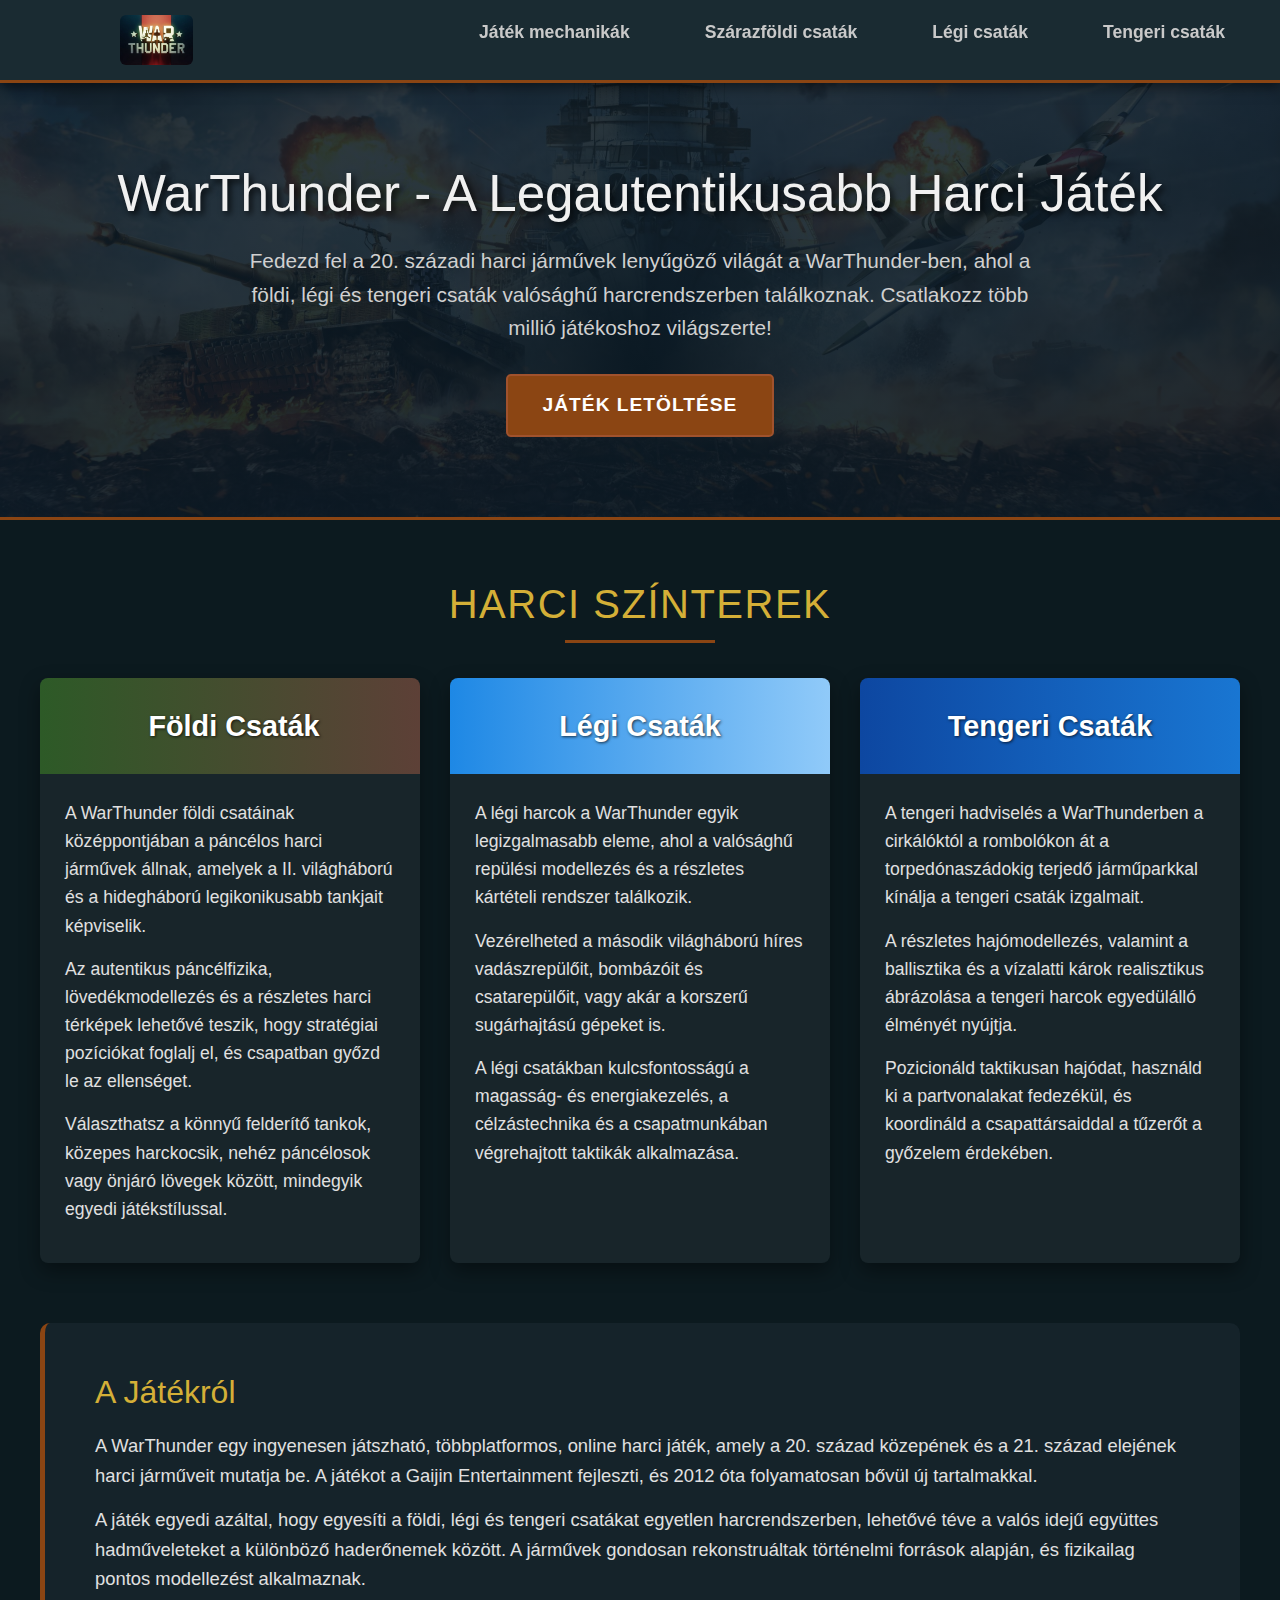
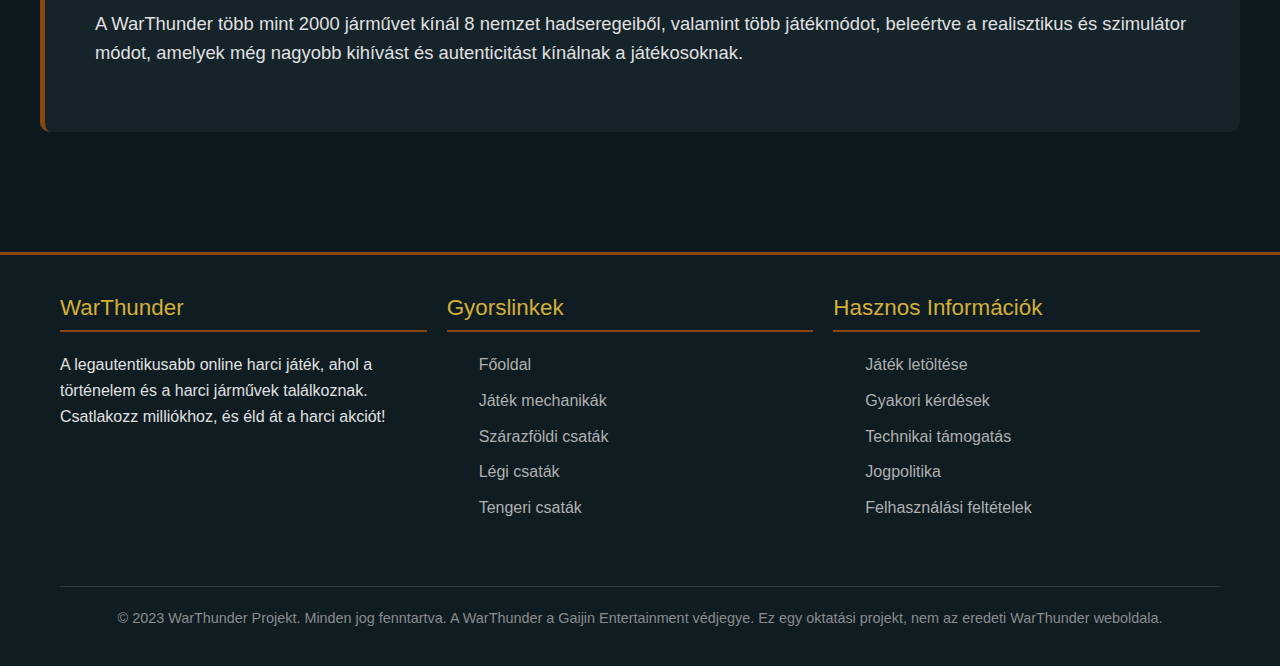
<file: index.html>
<!DOCTYPE html>
<html lang="hu">
  <head>
    <meta charset="UTF-8" />
    <meta name="viewport" content="width=device-width, initial-scale=1.0" />
    <title>WarThunder - Főoldal</title>
    <link
      href="https://cdn.jsdelivr.net/npm/bootstrap@5.3.3/dist/css/bootstrap.min.css"
      rel="stylesheet"
    />
    <link rel="stylesheet" href="style.css" />
    <link
      rel="stylesheet"
      href="https://cdnjs.cloudflare.com/ajax/libs/font-awesome/6.4.0/css/all.min.css"
    />
  </head>
  <body>
    <header>
      <div class="container header-container">
        <div class="logo">
          <a href="https://www.warthunder.com" target="_blank"
            ><img src="Images/logo.jpg" class="logo-img rounded img-fluid"
          /></a>
        </div>

        <nav>
          <ul>
            <li><a href="mechanikak.html">Játék mechanikák</a></li>
            <li><a href="ground.html">Szárazföldi csaták</a></li>
            <li><a href="air.html">Légi csaták</a></li>
            <li><a href="navy.html">Tengeri csaták</a></li>
          </ul>
        </nav>
      </div>
    </header>

    <section class="hero">
      <div class="container">
        <h1>WarThunder - A Legautentikusabb Harci Játék</h1>
        <p>
          Fedezd fel a 20. századi harci járművek lenyűgöző világát a
          WarThunder-ben, ahol a földi, légi és tengeri csaták valósághű
          harcrendszerben találkoznak. Csatlakozz több millió játékoshoz
          világszerte!
        </p>
        <a href="https://www.warthunder.com" target="_blank" class="cta-button"
          >Játék letöltése</a
        >
      </div>
    </section>

    <main class="container content">
      <h2 class="section-title">Harci Színterek</h2>

      <div class="card-grid">
        <div class="cards">
          <div class="card-header ground">
            <i class="fas fa-tank"></i> Földi Csaták
          </div>
          <div class="card-content">
            <p>
              A WarThunder földi csatáinak középpontjában a páncélos harci
              járművek állnak, amelyek a II. világháború és a hidegháború
              legikonikusabb tankjait képviselik.
            </p>
            <p>
              Az autentikus páncélfizika, lövedékmodellezés és a részletes harci
              térképek lehetővé teszik, hogy stratégiai pozíciókat foglalj el,
              és csapatban győzd le az ellenséget.
            </p>
            <p>
              Választhatsz a könnyű felderítő tankok, közepes harckocsik, nehéz
              páncélosok vagy önjáró lövegek között, mindegyik egyedi
              játékstílussal.
            </p>
          </div>
        </div>

        <div class="cards">
          <div class="card-header air">Légi Csaták</div>
          <div class="card-content">
            <p>
              A légi harcok a WarThunder egyik legizgalmasabb eleme, ahol a
              valósághű repülési modellezés és a részletes kártételi rendszer
              találkozik.
            </p>
            <p>
              Vezérelheted a második világháború híres vadászrepülőit, bombázóit
              és csatarepülőit, vagy akár a korszerű sugárhajtású gépeket is.
            </p>
            <p>
              A légi csatákban kulcsfontosságú a magasság- és energiakezelés, a
              célzástechnika és a csapatmunkában végrehajtott taktikák
              alkalmazása.
            </p>
          </div>
        </div>

        <div class="cards">
          <div class="card-header naval">Tengeri Csaták</div>
          <div class="card-content">
            <p>
              A tengeri hadviselés a WarThunderben a cirkálóktól a rombolókon át
              a torpedónaszádokig terjedő járműparkkal kínálja a tengeri csaták
              izgalmait.
            </p>
            <p>
              A részletes hajómodellezés, valamint a ballisztika és a vízalatti
              károk realisztikus ábrázolása a tengeri harcok egyedülálló
              élményét nyújtja.
            </p>
            <p>
              Pozicionáld taktikusan hajódat, használd ki a partvonalakat
              fedezékül, és koordináld a csapattársaiddal a tűzerőt a győzelem
              érdekében.
            </p>
          </div>
        </div>
      </div>

      <div class="about-section">
        <h3>A Játékról</h3>
        <p>
          A WarThunder egy ingyenesen játszható, többplatformos, online harci
          játék, amely a 20. század közepének és a 21. század elejének harci
          járműveit mutatja be. A játékot a Gaijin Entertainment fejleszti, és
          2012 óta folyamatosan bővül új tartalmakkal.
        </p>
        <p>
          A játék egyedi azáltal, hogy egyesíti a földi, légi és tengeri
          csatákat egyetlen harcrendszerben, lehetővé téve a valós idejű
          együttes hadműveleteket a különböző haderőnemek között. A járművek
          gondosan rekonstruáltak történelmi források alapján, és fizikailag
          pontos modellezést alkalmaznak.
        </p>
        <p>
          A WarThunder több mint 2000 járművet kínál 8 nemzet hadseregeiből,
          valamint több játékmódot, beleértve a realisztikus és szimulátor
          módot, amelyek még nagyobb kihívást és autenticitást kínálnak a
          játékosoknak.
        </p>
      </div>
    </main>

    <footer>
      <div class="container">
        <div class="footer-content">
          <div class="footer-section">
            <h3>WarThunder</h3>
            <p>
              A legautentikusabb online harci játék, ahol a történelem és a
              harci járművek találkoznak. Csatlakozz milliókhoz, és éld át a
              harci akciót!
            </p>
          </div>

          <div class="footer-section">
            <h3>Gyorslinkek</h3>
            <ul class="footer-links">
              <li><a href="index.html">Főoldal</a></li>
              <li><a href="mechanikak.html">Játék mechanikák</a></li>
              <li><a href="ground.html">Szárazföldi csaták</a></li>
              <li><a href="air.html">Légi csaták</a></li>
              <li><a href="navy.html">Tengeri csaták</a></li>
            </ul>
          </div>

          <div class="footer-section">
            <h3>Hasznos Információk</h3>
            <ul class="footer-links">
              <li>
                <a href="https://www.warthunder.com" target="_blank"
                  >Játék letöltése</a
                >
              </li>
              <li><a href="#">Gyakori kérdések</a></li>
              <li><a href="#">Technikai támogatás</a></li>
              <li><a href="#">Jogpolitika</a></li>
              <li><a href="#">Felhasználási feltételek</a></li>
            </ul>
          </div>
        </div>

        <div class="copyright">
          <p>
            &copy; 2023 WarThunder Projekt. Minden jog fenntartva. A WarThunder
            a Gaijin Entertainment védjegye. Ez egy oktatási projekt, nem az
            eredeti WarThunder weboldala.
          </p>
        </div>
      </div>
    </footer>
  </body>
</html>
</file>
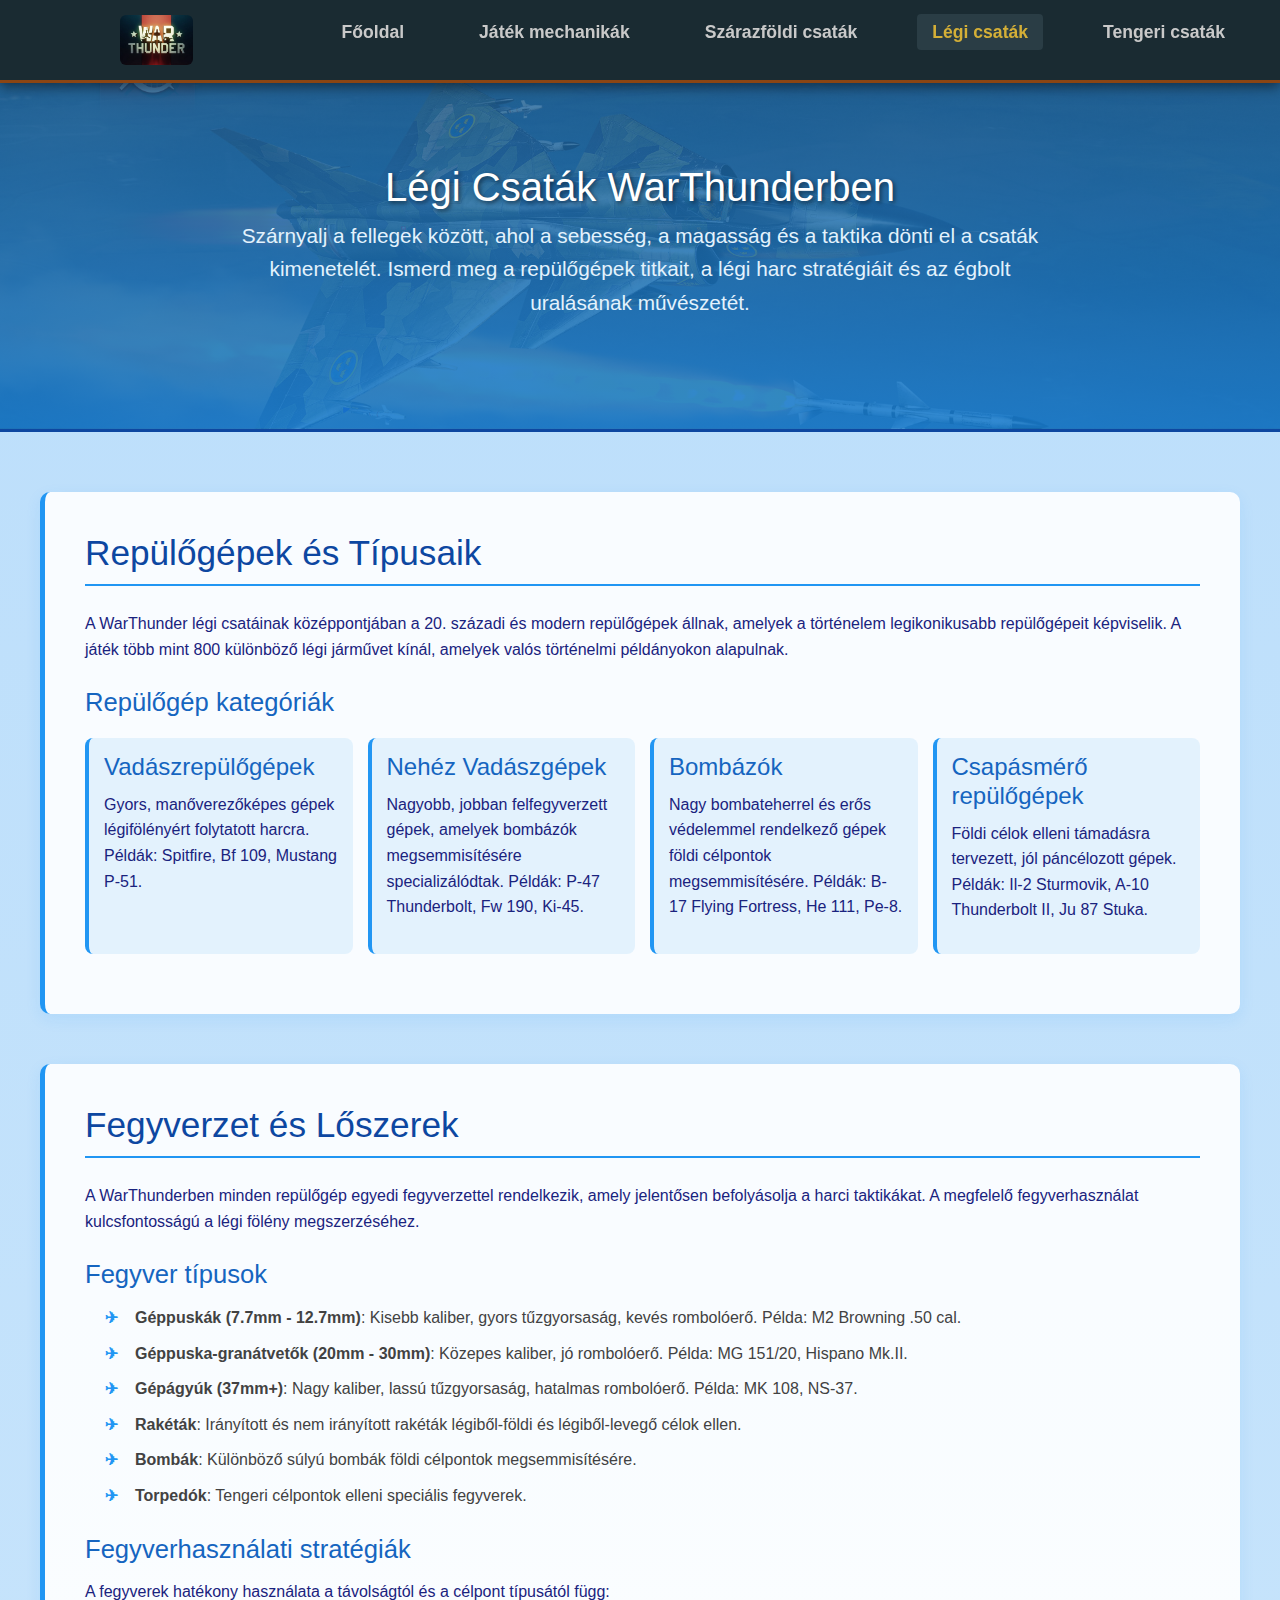
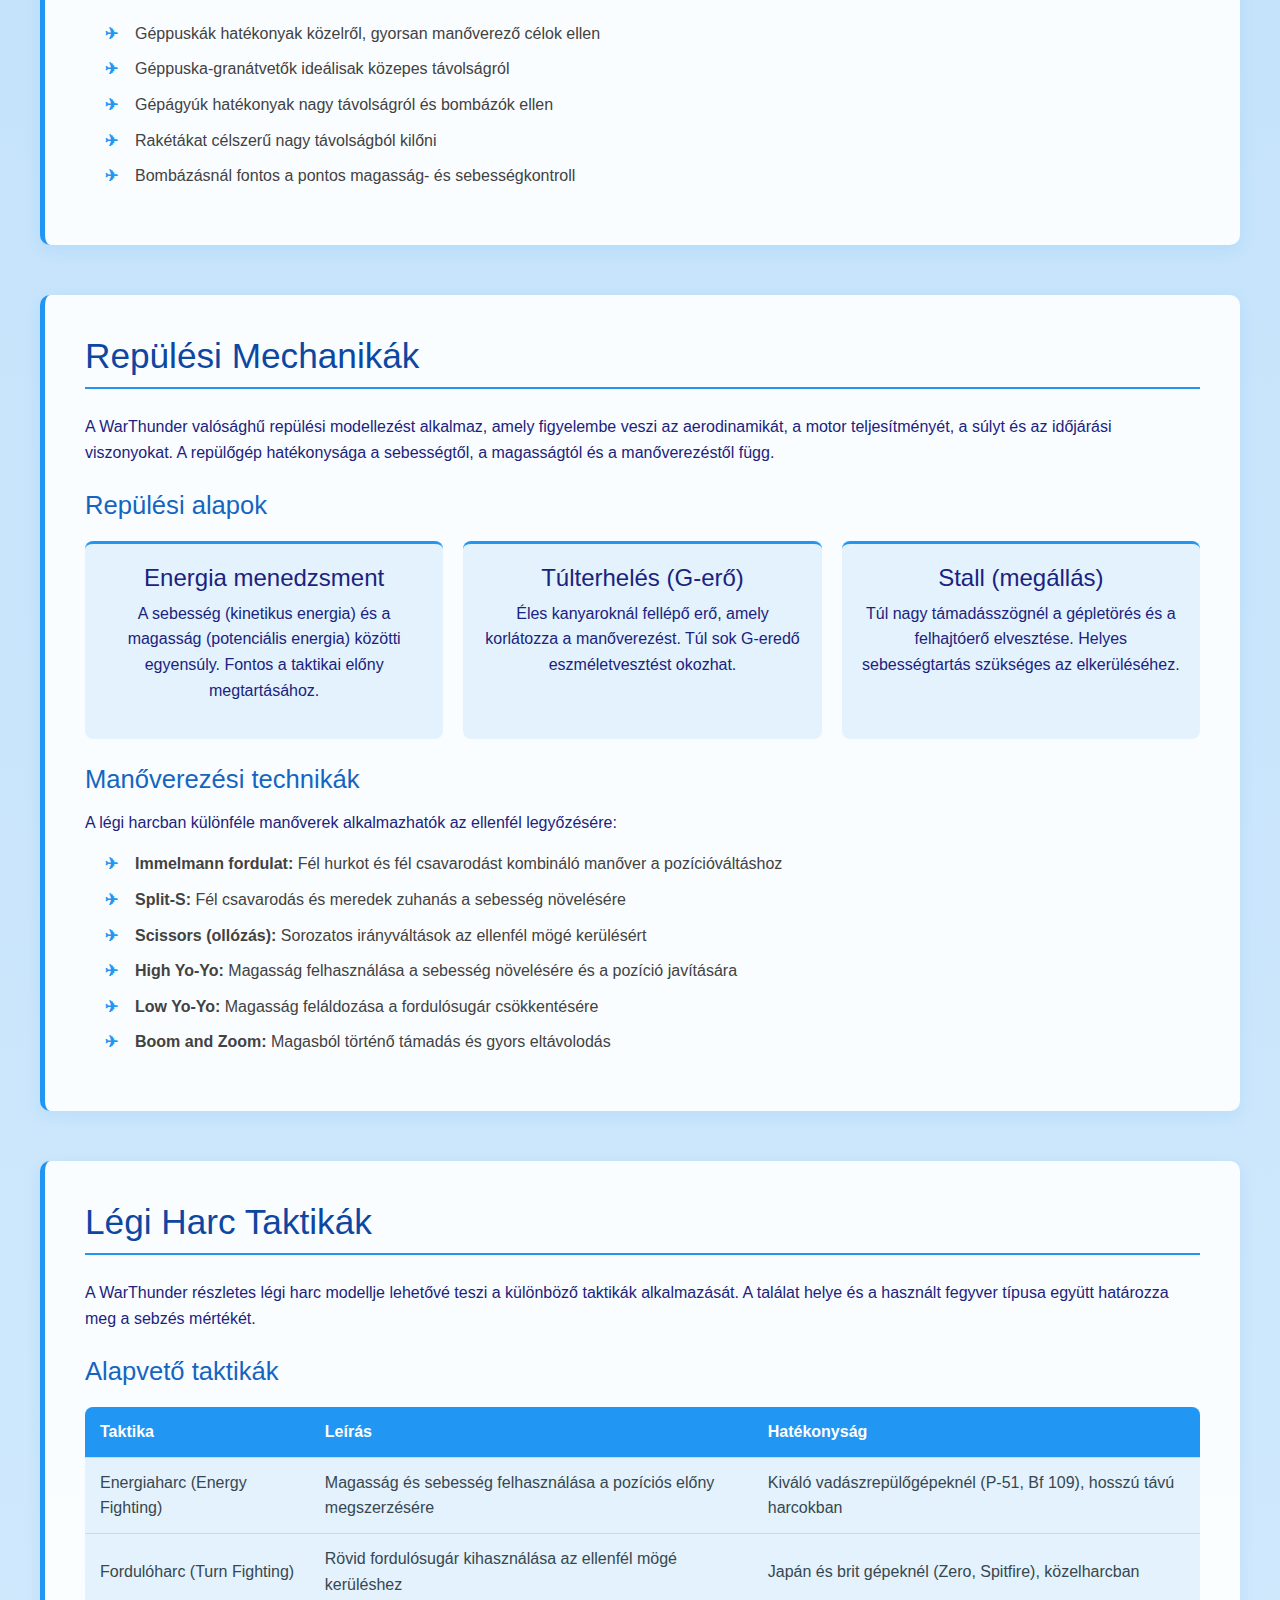
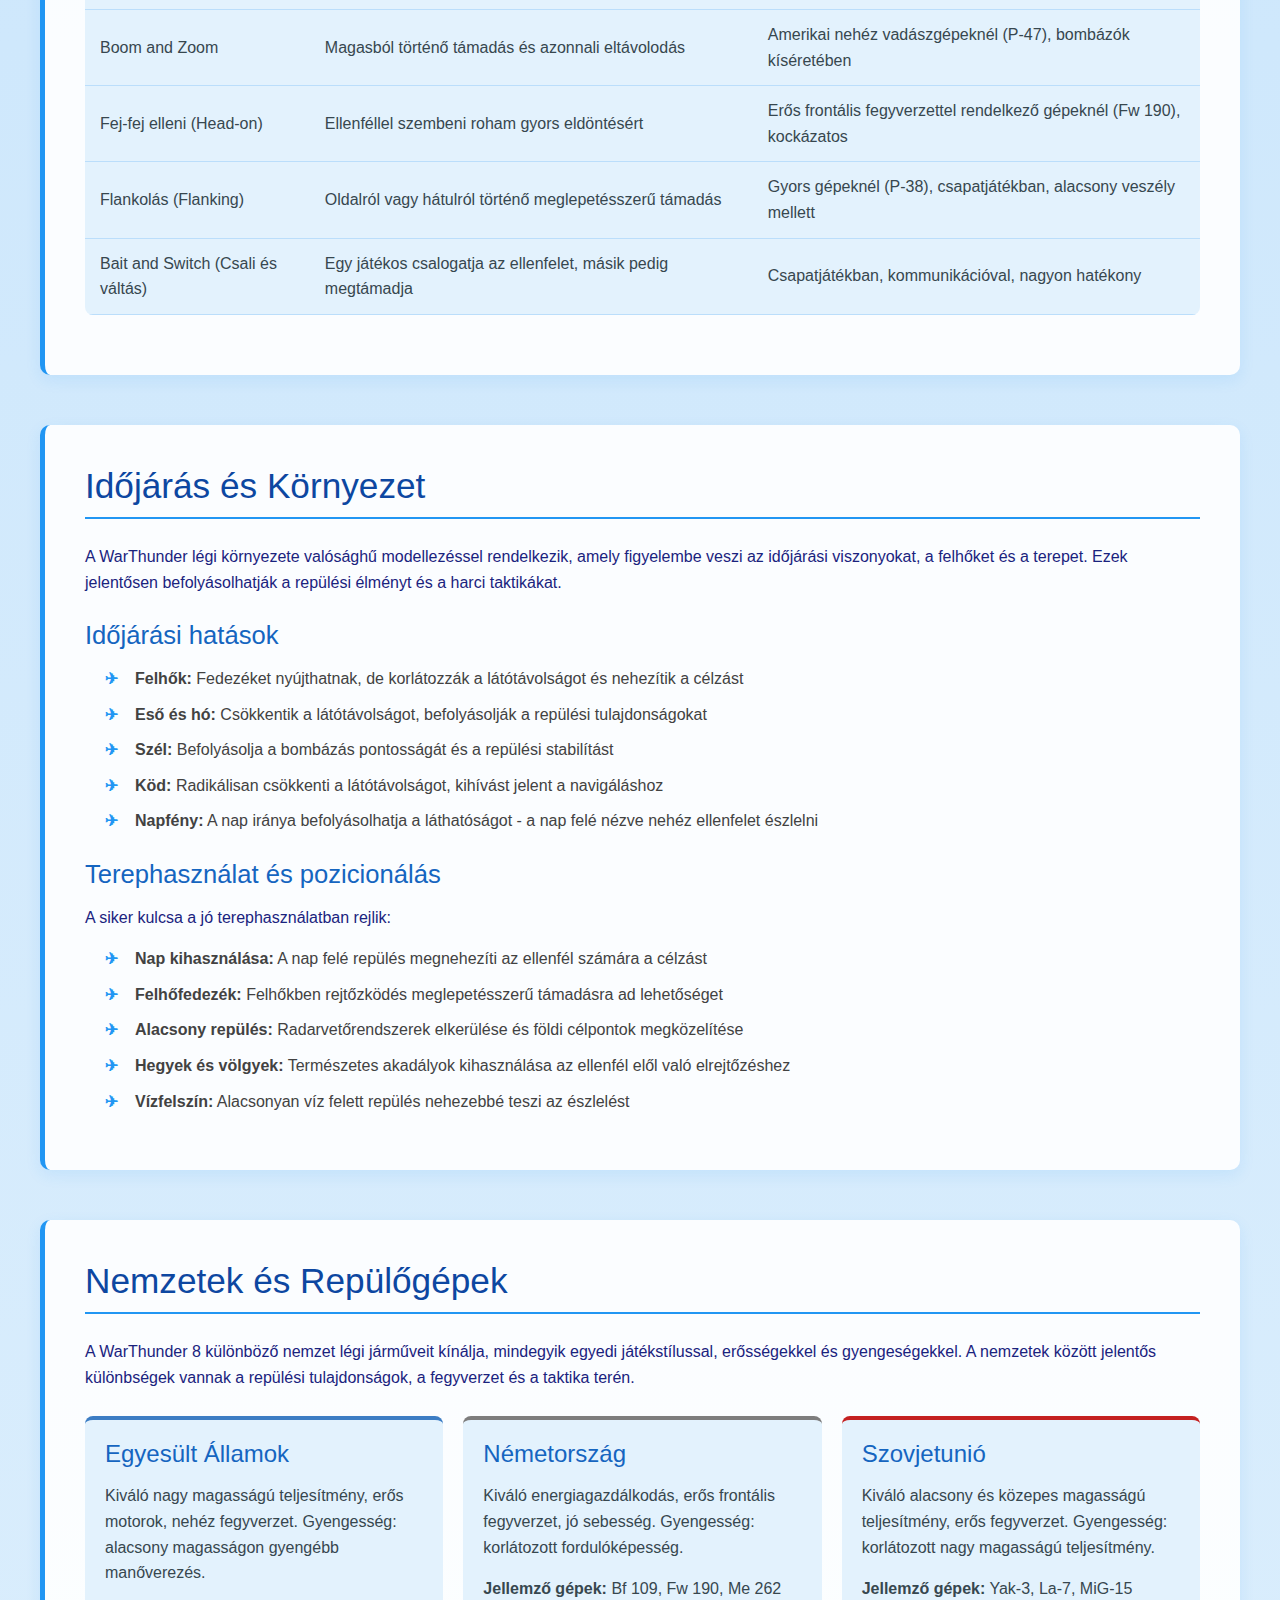
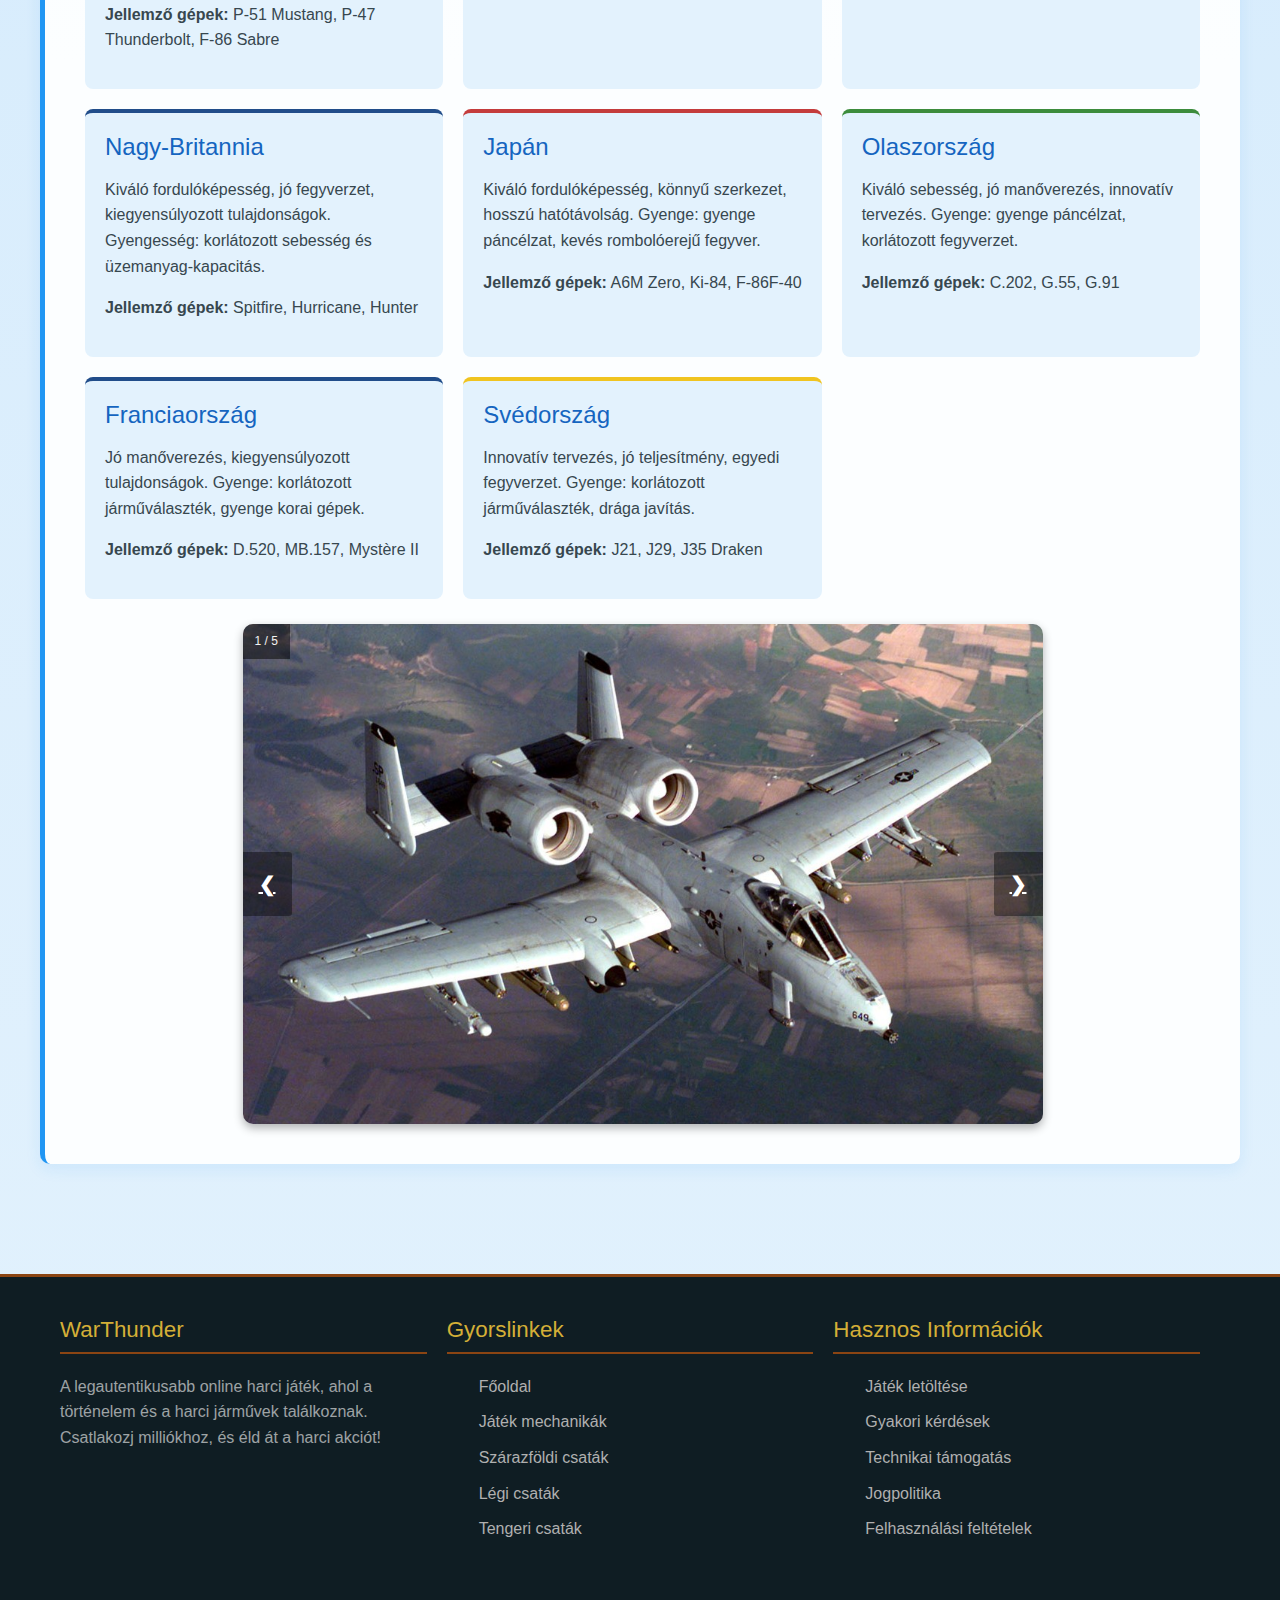
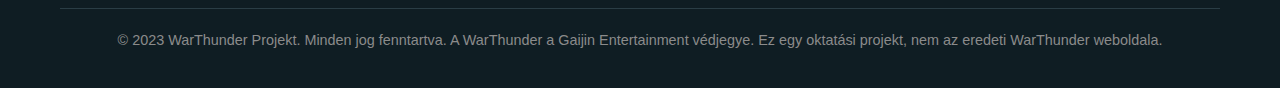
<file: air.html>
<!DOCTYPE html>
<html lang="hu">
  <head>
    <meta charset="UTF-8" />
    <meta name="viewport" content="width=device-width, initial-scale=1.0" />
    <title>WarThunder - Légi Csaták</title>
    <link
      href="https://cdn.jsdelivr.net/npm/bootstrap@5.3.3/dist/css/bootstrap.min.css"
      rel="stylesheet"
    />
    <link rel="stylesheet" href="style.css" />
    <link rel="stylesheet" href="air.css" />
    <link
      rel="stylesheet"
      href="https://cdnjs.cloudflare.com/ajax/libs/font-awesome/6.4.0/css/all.min.css"
    />
  </head>
  <body class="air-body">
    <header>
      <div class="container header-container">
        <div class="logo">
          <a href="https://www.warthunder.com" target="_blank"
            ><img src="Images/logo.jpg" class="logo-img rounded img-fluid"
          /></a>
        </div>

        <nav>
          <ul>
            <li><a href="index.html">Főoldal</a></li>
            <li><a href="mechanikak.html">Játék mechanikák</a></li>
            <li><a href="ground.html">Szárazföldi csaták</a></li>
            <li><a href="air.html" class="active">Légi csaták</a></li>
            <li><a href="navy.html">Tengeri csaták</a></li>
          </ul>
        </nav>
      </div>
    </header>

    <section class="air-hero">
      <div class="container">
        <h1>Légi Csaták WarThunderben</h1>
        <p>
          Szárnyalj a fellegek között, ahol a sebesség, a magasság és a taktika
          dönti el a csaták kimenetelét. Ismerd meg a repülőgépek titkait, a
          légi harc stratégiáit és az égbolt uralásának művészetét.
        </p>
      </div>
    </section>

    <main class="container air-content">
      <section class="air-section">
        <h2>Repülőgépek és Típusaik</h2>

        <p>
          A WarThunder légi csatáinak középpontjában a 20. századi és modern
          repülőgépek állnak, amelyek a történelem legikonikusabb repülőgépeit
          képviselik. A játék több mint 800 különböző légi járművet kínál,
          amelyek valós történelmi példányokon alapulnak.
        </p>

        <h3>Repülőgép kategóriák</h3>
        <div class="aircraft-categories">
          <div class="aircraft-category">
            <h4>Vadászrepülőgépek</h4>
            <p>
              Gyors, manőverezőképes gépek légifölényért folytatott harcra.
              Példák: Spitfire, Bf 109, Mustang P-51.
            </p>
          </div>

          <div class="aircraft-category">
            <h4>Nehéz Vadászgépek</h4>
            <p>
              Nagyobb, jobban felfegyverzett gépek, amelyek bombázók
              megsemmisítésére specializálódtak. Példák: P-47 Thunderbolt, Fw
              190, Ki-45.
            </p>
          </div>

          <div class="aircraft-category">
            <h4>Bombázók</h4>
            <p>
              Nagy bombateherrel és erős védelemmel rendelkező gépek földi
              célpontok megsemmisítésére. Példák: B-17 Flying Fortress, He 111,
              Pe-8.
            </p>
          </div>

          <div class="aircraft-category">
            <h4>Csapásmérő repülőgépek</h4>
            <p>
              Földi célok elleni támadásra tervezett, jól páncélozott gépek.
              Példák: Il-2 Sturmovik, A-10 Thunderbolt II, Ju 87 Stuka.
            </p>
          </div>
        </div>

        </section>

      <section class="air-section">
        <h2>Fegyverzet és Lőszerek</h2>

        <p>
          A WarThunderben minden repülőgép egyedi fegyverzettel rendelkezik,
          amely jelentősen befolyásolja a harci taktikákat. A megfelelő
          fegyverhasználat kulcsfontosságú a légi fölény megszerzéséhez.
        </p>

        <h3>Fegyver típusok</h3>
        <ul class="feature-list">
          <li>
            <strong>Géppuskák (7.7mm - 12.7mm)</strong>: Kisebb kaliber, gyors
            tűzgyorsaság, kevés rombolóerő. Példa: M2 Browning .50 cal.
          </li>
          <li>
            <strong>Géppuska-granátvetők (20mm - 30mm)</strong>: Közepes
            kaliber, jó rombolóerő. Példa: MG 151/20, Hispano Mk.II.
          </li>
          <li>
            <strong>Gépágyúk (37mm+)</strong>: Nagy kaliber, lassú tűzgyorsaság,
            hatalmas rombolóerő. Példa: MK 108, NS-37.
          </li>
          <li>
            <strong>Rakéták</strong>: Irányított és nem irányított rakéták
            légiből-földi és légiből-levegő célok ellen.
          </li>
          <li>
            <strong>Bombák</strong>: Különböző súlyú bombák földi célpontok
            megsemmisítésére.
          </li>
          <li>
            <strong>Torpedók</strong>: Tengeri célpontok elleni speciális
            fegyverek.
          </li>
        </ul>

        <h3>Fegyverhasználati stratégiák</h3>
        <p>
          A fegyverek hatékony használata a távolságtól és a célpont típusától
          függ:
        </p>
        <ul class="feature-list">
          <li>Géppuskák hatékonyak közelről, gyorsan manőverező célok ellen</li>
          <li>Géppuska-granátvetők ideálisak közepes távolságról</li>
          <li>Gépágyúk hatékonyak nagy távolságról és bombázók ellen</li>
          <li>Rakétákat célszerű nagy távolságból kilőni</li>
          <li>Bombázásnál fontos a pontos magasság- és sebességkontroll</li>
        </ul>

    
      </section>

      <section class="air-section">
        <h2>Repülési Mechanikák</h2>

        <p>
          A WarThunder valósághű repülési modellezést alkalmaz, amely figyelembe
          veszi az aerodinamikát, a motor teljesítményét, a súlyt és az
          időjárási viszonyokat. A repülőgép hatékonysága a sebességtől, a
          magasságtól és a manőverezéstől függ.
        </p>

        <h3>Repülési alapok</h3>
        <div class="flight-mechanics">
          <div class="flight-mechanic">
            <h4>Energia menedzsment</h4>
            <p>
              A sebesség (kinetikus energia) és a magasság (potenciális energia)
              közötti egyensúly. Fontos a taktikai előny megtartásához.
            </p>
          </div>

          <div class="flight-mechanic">
            <h4>Túlterhelés (G-erő)</h4>
            <p>
              Éles kanyaroknál fellépő erő, amely korlátozza a manőverezést. Túl
              sok G-eredő eszméletvesztést okozhat.
            </p>
          </div>

          <div class="flight-mechanic">
            <h4>Stall (megállás)</h4>
            <p>
              Túl nagy támadásszögnél a gépletörés és a felhajtóerő elvesztése.
              Helyes sebességtartás szükséges az elkerüléséhez.
            </p>
          </div>
        </div>

        <h3>Manőverezési technikák</h3>
        <p>
          A légi harcban különféle manőverek alkalmazhatók az ellenfél
          legyőzésére:
        </p>
        <ul class="feature-list">
          <li>
            <strong>Immelmann fordulat:</strong> Fél hurkot és fél csavarodást
            kombináló manőver a pozícióváltáshoz
          </li>
          <li>
            <strong>Split-S:</strong> Fél csavarodás és meredek zuhanás a
            sebesség növelésére
          </li>
          <li>
            <strong>Scissors (ollózás):</strong> Sorozatos irányváltások az
            ellenfél mögé kerülésért
          </li>
          <li>
            <strong>High Yo-Yo:</strong> Magasság felhasználása a sebesség
            növelésére és a pozíció javítására
          </li>
          <li>
            <strong>Low Yo-Yo:</strong> Magasság feláldozása a fordulósugár
            csökkentésére
          </li>
          <li>
            <strong>Boom and Zoom:</strong> Magasból történő támadás és gyors
            eltávolodás
          </li>
        </ul>


        </section>

      <section class="air-section">
        <h2>Légi Harc Taktikák</h2>

        <p>
          A WarThunder részletes légi harc modellje lehetővé teszi a különböző
          taktikák alkalmazását. A találat helye és a használt fegyver típusa
          együtt határozza meg a sebzés mértékét.
        </p>

        <h3>Alapvető taktikák</h3>
        <table class="tactics-table">
          <thead>
            <tr>
              <th>Taktika</th>
              <th>Leírás</th>
              <th>Hatékonyság</th>
            </tr>
          </thead>
          <tbody>
            <tr>
              <td>Energiaharc (Energy Fighting)</td>
              <td>
                Magasság és sebesség felhasználása a pozíciós előny
                megszerzésére
              </td>
              <td>
                Kiváló vadászrepülőgépeknél (P-51, Bf 109), hosszú távú
                harcokban
              </td>
            </tr>
            <tr>
              <td>Fordulóharc (Turn Fighting)</td>
              <td>
                Rövid fordulósugár kihasználása az ellenfél mögé kerüléshez
              </td>
              <td>Japán és brit gépeknél (Zero, Spitfire), közelharcban</td>
            </tr>
            <tr>
              <td>Boom and Zoom</td>
              <td>Magasból történő támadás és azonnali eltávolodás</td>
              <td>
                Amerikai nehéz vadászgépeknél (P-47), bombázók kíséretében
              </td>
            </tr>
            <tr>
              <td>Fej-fej elleni (Head-on)</td>
              <td>Ellenféllel szembeni roham gyors eldöntésért</td>
              <td>
                Erős frontális fegyverzettel rendelkező gépeknél (Fw 190),
                kockázatos
              </td>
            </tr>
            <tr>
              <td>Flankolás (Flanking)</td>
              <td>Oldalról vagy hátulról történő meglepetésszerű támadás</td>
              <td>
                Gyors gépeknél (P-38), csapatjátékban, alacsony veszély mellett
              </td>
            </tr>
            <tr>
              <td>Bait and Switch (Csali és váltás)</td>
              <td>
                Egy játékos csalogatja az ellenfelet, másik pedig megtámadja
              </td>
              <td>Csapatjátékban, kommunikációval, nagyon hatékony</td>
            </tr>
          </tbody>
        </table>

        </section>

      <section class="air-section">
        <h2>Időjárás és Környezet</h2>

        <p>
          A WarThunder légi környezete valósághű modellezéssel rendelkezik,
          amely figyelembe veszi az időjárási viszonyokat, a felhőket és a
          terepet. Ezek jelentősen befolyásolhatják a repülési élményt és a
          harci taktikákat.
        </p>

        <h3>Időjárási hatások</h3>
        <ul class="feature-list">
          <li>
            <strong>Felhők:</strong> Fedezéket nyújthatnak, de korlátozzák a
            látótávolságot és nehezítik a célzást
          </li>
          <li>
            <strong>Eső és hó:</strong> Csökkentik a látótávolságot,
            befolyásolják a repülési tulajdonságokat
          </li>
          <li>
            <strong>Szél:</strong> Befolyásolja a bombázás pontosságát és a
            repülési stabilítást
          </li>
          <li>
            <strong>Köd:</strong> Radikálisan csökkenti a látótávolságot,
            kihívást jelent a navigáláshoz
          </li>
          <li>
            <strong>Napfény:</strong> A nap iránya befolyásolhatja a
            láthatóságot - a nap felé nézve nehéz ellenfelet észlelni
          </li>
        </ul>

        <h3>Terephasználat és pozicionálás</h3>
        <p>A siker kulcsa a jó terephasználatban rejlik:</p>
        <ul class="feature-list">
          <li>
            <strong>Nap kihasználása:</strong> A nap felé repülés megnehezíti az
            ellenfél számára a célzást
          </li>
          <li>
            <strong>Felhőfedezék:</strong> Felhőkben rejtőzködés meglepetésszerű
            támadásra ad lehetőséget
          </li>
          <li>
            <strong>Alacsony repülés:</strong> Radarvetőrendszerek elkerülése és
            földi célpontok megközelítése
          </li>
          <li>
            <strong>Hegyek és völgyek:</strong> Természetes akadályok
            kihasználása az ellenfél elől való elrejtőzéshez
          </li>
          <li>
            <strong>Vízfelszín:</strong> Alacsonyan víz felett repülés nehezebbé
            teszi az észlelést
          </li>
        </ul>

        </section>

      <section class="air-section">
        <h2>Nemzetek és Repülőgépek</h2>

        <p>
          A WarThunder 8 különböző nemzet légi járműveit kínálja, mindegyik
          egyedi játékstílussal, erősségekkel és gyengeségekkel. A nemzetek
          között jelentős különbségek vannak a repülési tulajdonságok, a
          fegyverzet és a taktika terén.
        </p>

        <div class="nation-grid">
          <div class="nation-card usa-card">
            <h4>Egyesült Államok</h4>
            <p>
              Kiváló nagy magasságú teljesítmény, erős motorok, nehéz
              fegyverzet. Gyengesség: alacsony magasságon gyengébb manőverezés.
            </p>
            <p>
              <strong>Jellemző gépek:</strong> P-51 Mustang, P-47 Thunderbolt,
              F-86 Sabre
            </p>
          </div>

          <div class="nation-card germany-card">
            <h4>Németország</h4>
            <p>
              Kiváló energiagazdálkodás, erős frontális fegyverzet, jó sebesség.
              Gyengesség: korlátozott fordulóképesség.
            </p>
            <p><strong>Jellemző gépek:</strong> Bf 109, Fw 190, Me 262</p>
          </div>

          <div class="nation-card ussr-card">
            <h4>Szovjetunió</h4>
            <p>
              Kiváló alacsony és közepes magasságú teljesítmény, erős
              fegyverzet. Gyengesség: korlátozott nagy magasságú teljesítmény.
            </p>
            <p><strong>Jellemző gépek:</strong> Yak-3, La-7, MiG-15</p>
          </div>

          <div class="nation-card britain-card">
            <h4>Nagy-Britannia</h4>
            <p>
              Kiváló fordulóképesség, jó fegyverzet, kiegyensúlyozott
              tulajdonságok. Gyengesség: korlátozott sebesség és
              üzemanyag-kapacitás.
            </p>
            <p><strong>Jellemző gépek:</strong> Spitfire, Hurricane, Hunter</p>
          </div>

          <div class="nation-card japan-card">
            <h4>Japán</h4>
            <p>
              Kiváló fordulóképesség, könnyű szerkezet, hosszú hatótávolság.
              Gyenge: gyenge páncélzat, kevés rombolóerejű fegyver.
            </p>
            <p><strong>Jellemző gépek:</strong> A6M Zero, Ki-84, F-86F-40</p>
          </div>

          <div class="nation-card italy-card">
            <h4>Olaszország</h4>
            <p>
              Kiváló sebesség, jó manőverezés, innovatív tervezés. Gyenge:
              gyenge páncélzat, korlátozott fegyverzet.
            </p>
            <p><strong>Jellemző gépek:</strong> C.202, G.55, G.91</p>
          </div>

          <div class="nation-card france-card">
            <h4>Franciaország</h4>
            <p>
              Jó manőverezés, kiegyensúlyozott tulajdonságok. Gyenge:
              korlátozott járműválaszték, gyenge korai gépek.
            </p>
            <p><strong>Jellemző gépek:</strong> D.520, MB.157, Mystère II</p>
          </div>

          <div class="nation-card sweden-card">
            <h4>Svédország</h4>
            <p>
              Innovatív tervezés, jó teljesítmény, egyedi fegyverzet. Gyenge:
              korlátozott járműválaszték, drága javítás.
            </p>
            <p><strong>Jellemző gépek:</strong> J21, J29, J35 Draken</p>
          </div>
        </div>

      

      <div class="slider-container">

      <div class="slides">
        <div class="numbertext">1 / 5</div>
        <img src="Images/a10.jpg" alt="Első fotó">
    </div>

    <div class="slides">
        <div class="numbertext">2 / 5</div>
        <img src="Images/ju87.jpg" alt="Második fotó">
    </div>

    <div class="slides">
        <div class="numbertext">3 / 5</div>
        <img src="Images/f16.jpg" alt="Harmadik fotó">
    </div>

    <div class="slides">
        <div class="numbertext">4 / 5</div>
        <img src="Images/bf1092.jpg" alt="Negyedik fotó">
    </div>

    <div class="slides">
        <div class="numbertext">5 / 5</div>
        <img src="Images/mig31.jpg" alt="Ötödik fotó">
    </div>

    <a class="prev" onclick="plusSlides(-1)">&#10094;</a>
    <a class="next" onclick="plusSlides(1)">&#10095;</a>

</div>

<script>
    let slideIndex = 1;

    document.addEventListener("DOMContentLoaded", function() {
        showSlides(slideIndex);
    });

    function plusSlides(n) {
        showSlides(slideIndex += n);
    }

    function showSlides(n) {
        let i;
        let slides = document.getElementsByClassName("slides");
        if (slides.length === 0) return; 
        if (n > slides.length) {slideIndex = 1}    
        if (n < 1) {slideIndex = slides.length}
        
        for (i = 0; i < slides.length; i++) {
            slides[i].style.display = "none";  
        }
        slides[slideIndex-1].style.display = "block";  
    }
</script>

</section>
    </main>

    <footer>
      <div class="container">
        <div class="footer-content">
          <div class="footer-section">
            <h3>WarThunder</h3>
            <p>
              A legautentikusabb online harci játék, ahol a történelem és a
              harci járművek találkoznak. Csatlakozj milliókhoz, és éld át a
              harci akciót!
            </p>
          </div>

          <div class="footer-section">
            <h3>Gyorslinkek</h3>
            <ul class="footer-links">
              <li><a href="index.html">Főoldal</a></li>
              <li><a href="mechanikak.html">Játék mechanikák</a></li>
              <li><a href="ground.html">Szárazföldi csaták</a></li>
              <li><a href="air.html">Légi csaták</a></li>
              <li><a href="navy.html">Tengeri csaták</a></li>
            </ul>
          </div>

          <div class="footer-section">
            <h3>Hasznos Információk</h3>
            <ul class="footer-links">
              <li>
                <a href="https://www.warthunder.com" target="_blank"
                  >Játék letöltése</a
                >
              </li>
              <li><a href="#">Gyakori kérdések</a></li>
              <li><a href="#">Technikai támogatás</a></li>
              <li><a href="#">Jogpolitika</a></li>
              <li><a href="#">Felhasználási feltételek</a></li>
            </ul>
          </div>
        </div>

        <div class="copyright">
          <p>
            &copy; 2023 WarThunder Projekt. Minden jog fenntartva. A WarThunder
            a Gaijin Entertainment védjegye. Ez egy oktatási projekt, nem az
            eredeti WarThunder weboldala.
          </p>
        </div>
      </div>
    </footer>
  </body>
</html>
</file>
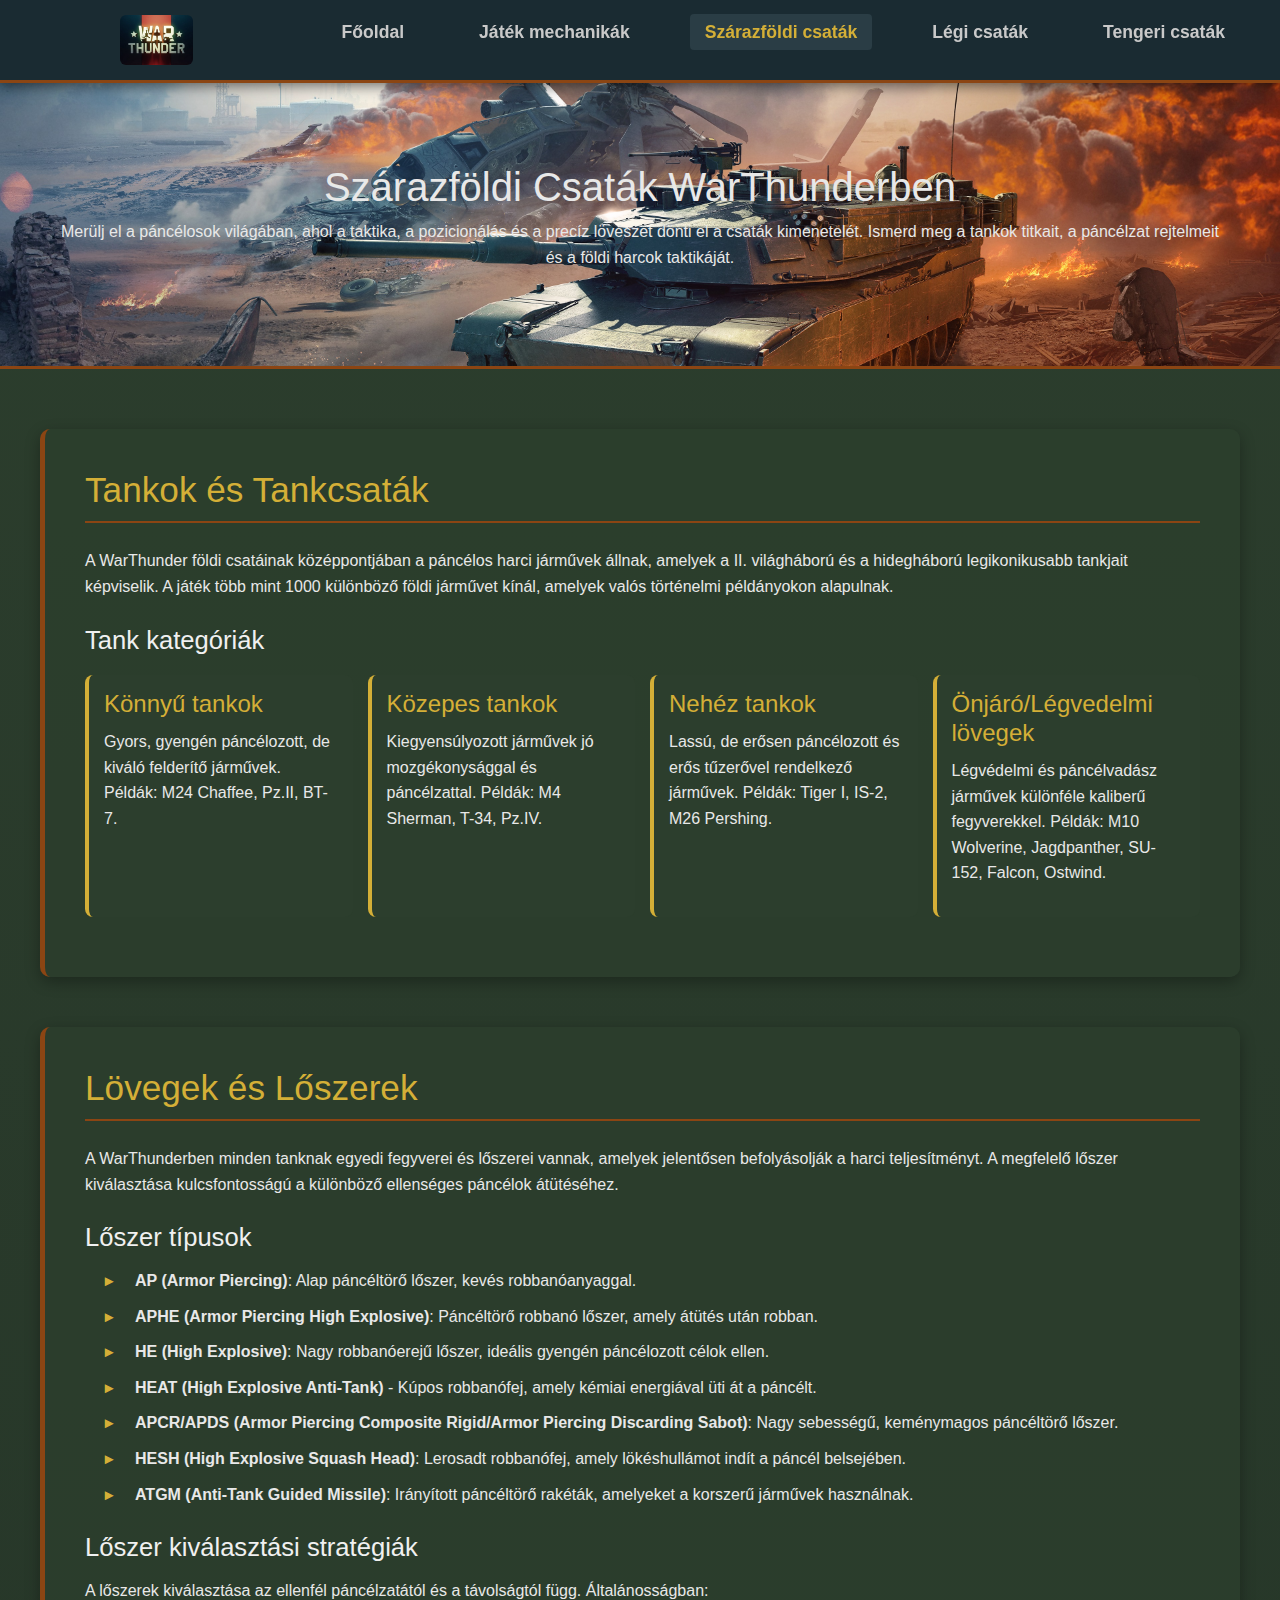
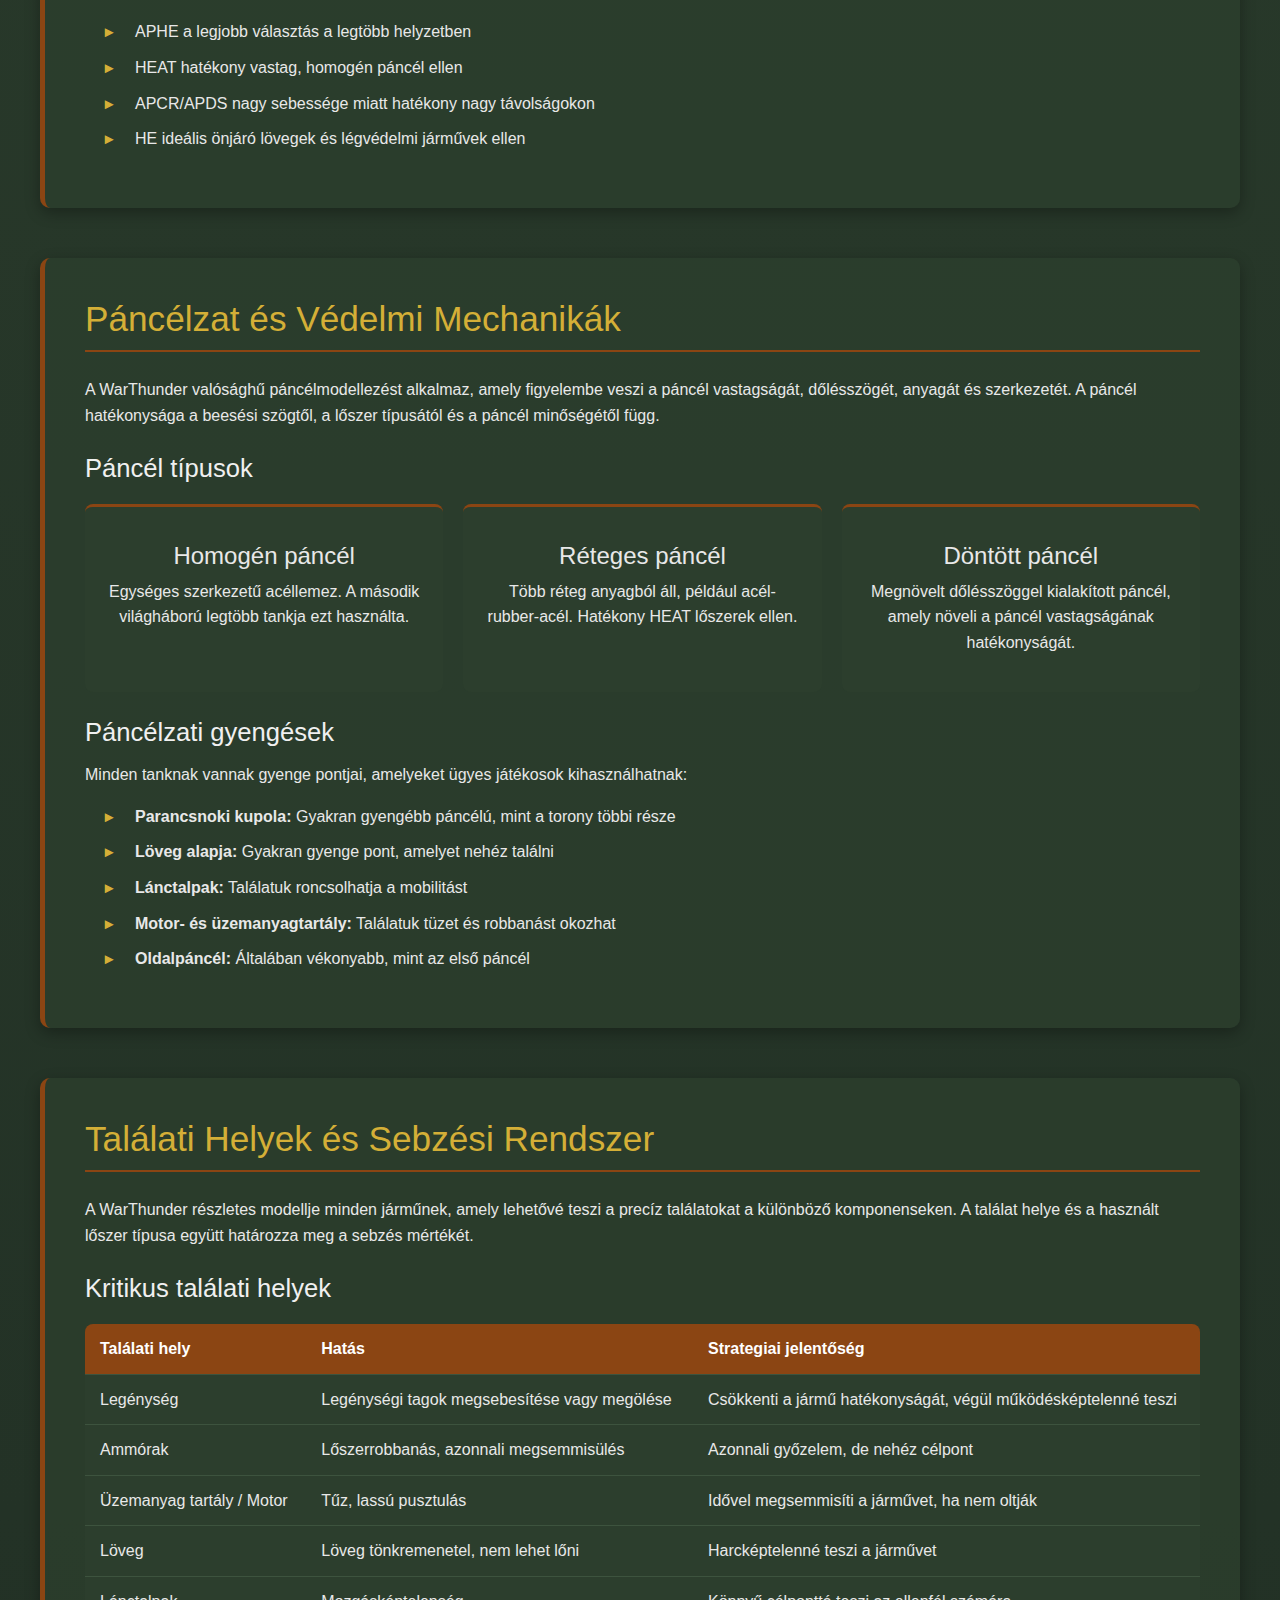
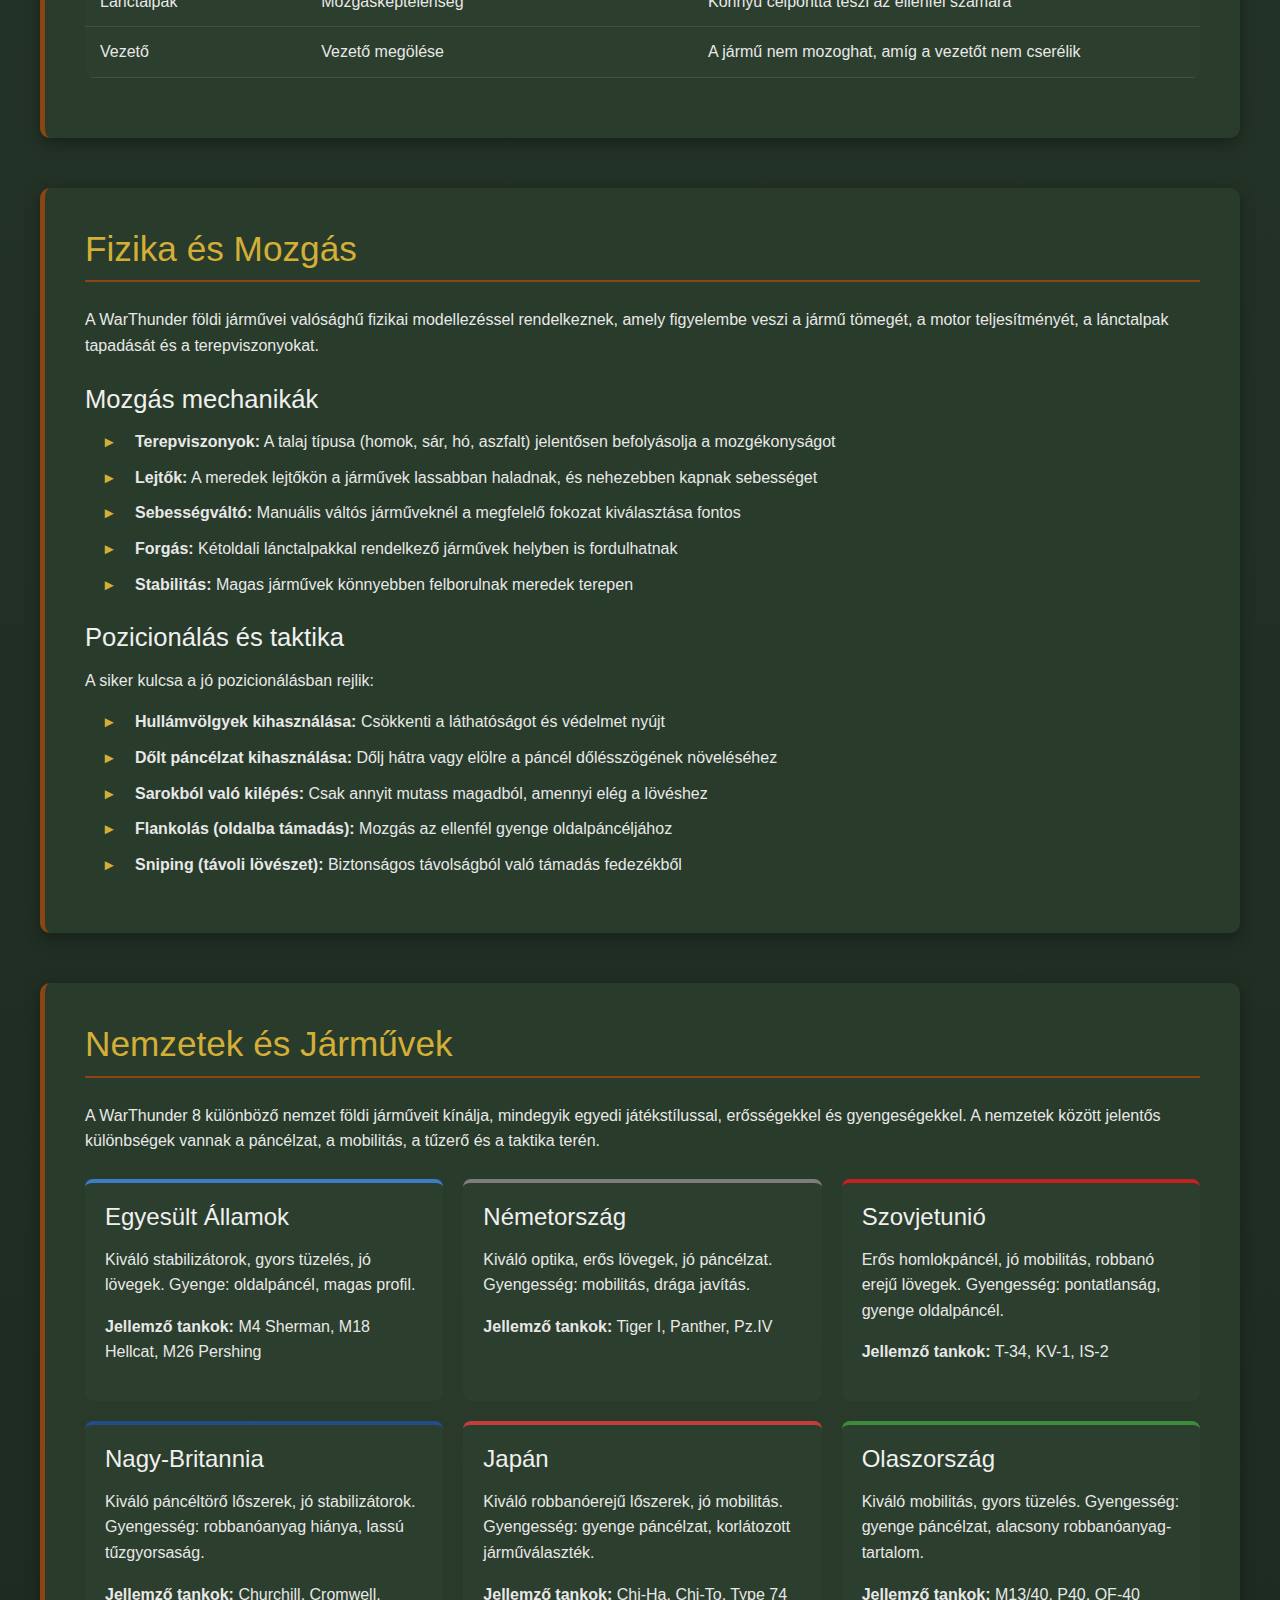
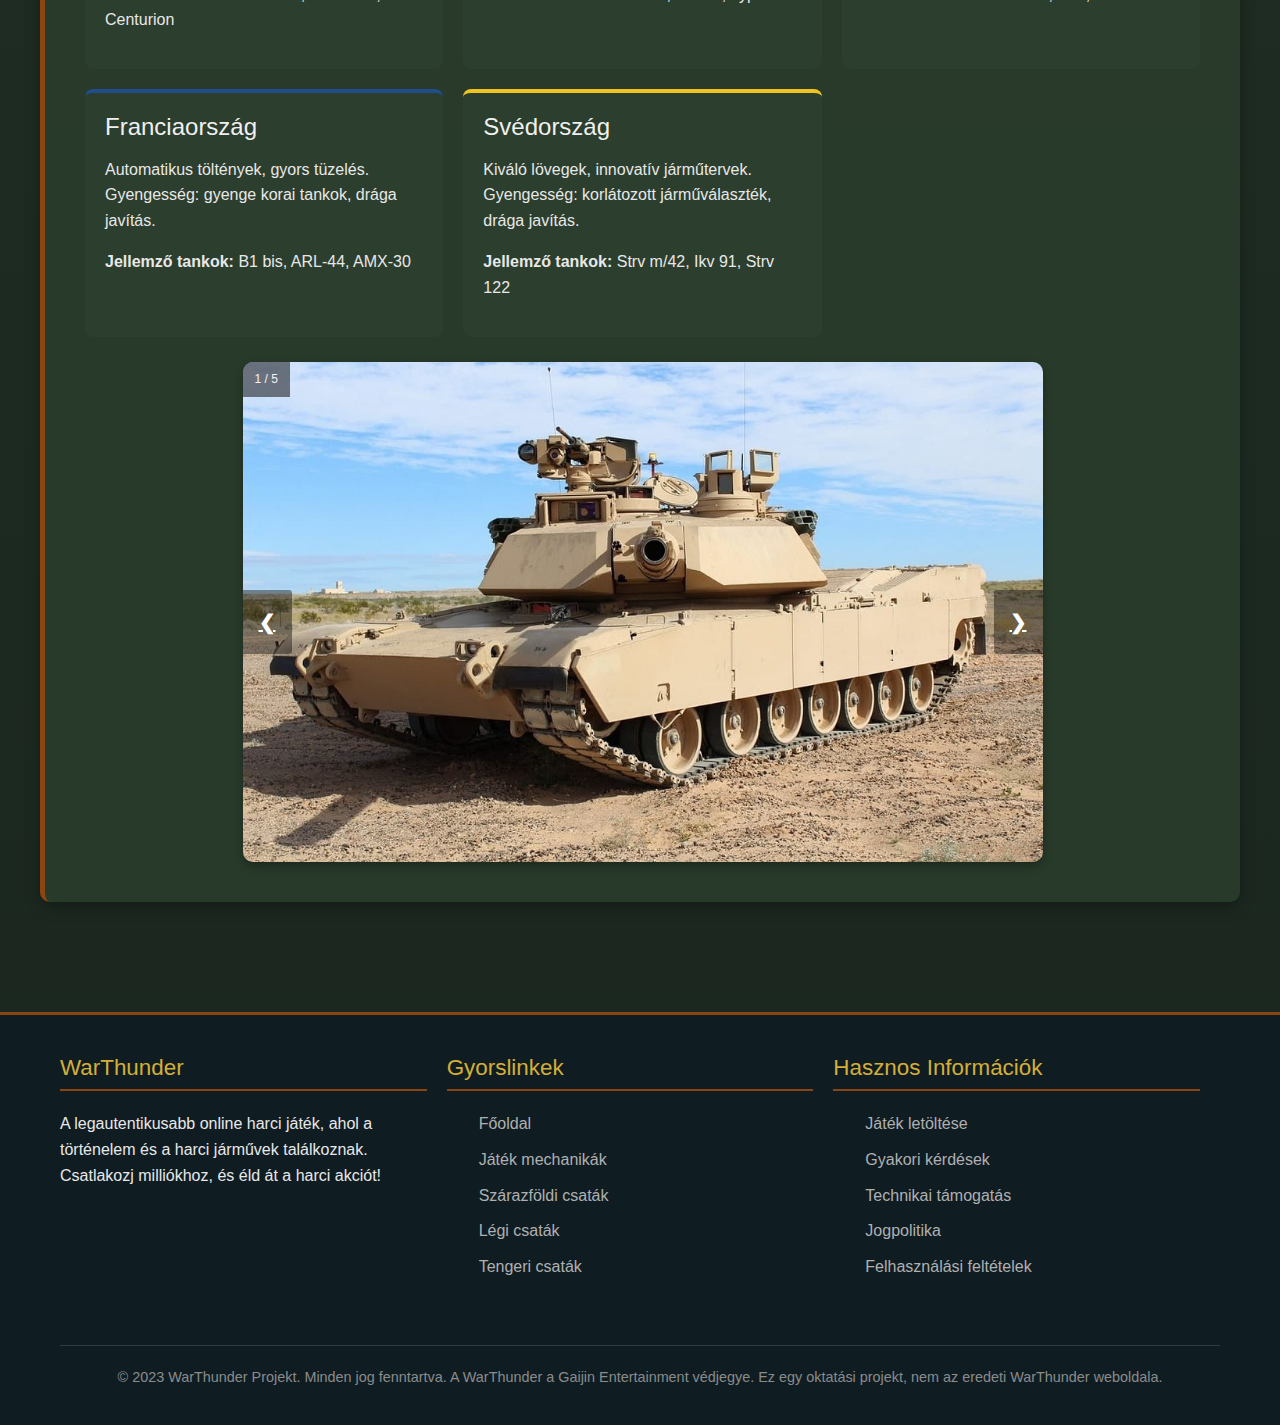
<file: ground.html>
<!DOCTYPE html>
<html lang="hu">
  <head>
    <meta charset="UTF-8" />
    <meta name="viewport" content="width=device-width, initial-scale=1.0" />
    <title>WarThunder - Földi Csaták</title>
    <link
      href="https://cdn.jsdelivr.net/npm/bootstrap@5.3.3/dist/css/bootstrap.min.css"
      rel="stylesheet"
    />
    <link rel="stylesheet" href="style.css" />
    <link rel="stylesheet" href="ground.css" />
    <link
      rel="stylesheet"
      href="https://cdnjs.cloudflare.com/ajax/libs/font-awesome/6.4.0/css/all.min.css"
    />
  </head>
  <body class="ground-body">
    <header>
      <div class="container header-container">
        <div class="logo">
          <a href="https://www.warthunder.com" target="_blank"
            ><img src="Images/logo.jpg" class="logo-img rounded img-fluid"
          /></a>
        </div>

        <nav>
          <ul>
            <li><a href="index.html">Főoldal</a></li>
            <li><a href="mechanikak.html">Játék mechanikák</a></li>
            <li><a href="ground.html" class="active">Szárazföldi csaták</a></li>
            <li><a href="air.html">Légi csaták</a></li>
            <li><a href="navy.html">Tengeri csaták</a></li>
          </ul>
        </nav>
      </div>
    </header>

    <section class="ground-hero">
      <div class="container">
        <h1>Szárazföldi Csaták WarThunderben</h1>
        <p>
          Merülj el a páncélosok világában, ahol a taktika, a pozicionálás és a
          precíz lövészet dönti el a csaták kimenetelét. Ismerd meg a tankok
          titkait, a páncélzat rejtelmeit és a földi harcok taktikáját.
        </p>
      </div>
    </section>

    <main class="container ground-content">
      <section class="ground-section">
        <h2></i> Tankok és Tankcsaták</h2>

        <p>
          A WarThunder földi csatáinak középpontjában a páncélos harci járművek
          állnak, amelyek a II. világháború és a hidegháború legikonikusabb
          tankjait képviselik. A játék több mint 1000 különböző földi járművet
          kínál, amelyek valós történelmi példányokon alapulnak.
        </p>

        <h3>Tank kategóriák</h3>
        <div class="tank-categories">
          <div class="tank-category">
            <h4>Könnyű tankok</h4>
            <p>
              Gyors, gyengén páncélozott, de kiváló felderítő járművek. Példák:
              M24 Chaffee, Pz.II, BT-7.
            </p>
          </div>

          <div class="tank-category">
            <h4>Közepes tankok</h4>
            <p>
              Kiegyensúlyozott járművek jó mozgékonysággal és páncélzattal.
              Példák: M4 Sherman, T-34, Pz.IV.
            </p>
          </div>

          <div class="tank-category">
            <h4>Nehéz tankok</h4>
            <p>
              Lassú, de erősen páncélozott és erős tűzerővel rendelkező
              járművek. Példák: Tiger I, IS-2, M26 Pershing.
            </p>
          </div>

          <div class="tank-category">
            <h4>Önjáró/Légvedelmi lövegek</h4>
            <p>
              Légvédelmi és páncélvadász járművek különféle kaliberű
              fegyverekkel. Példák: M10 Wolverine, Jagdpanther, SU-152, Falcon, Ostwind.
            </p>
          </div>
        </div>
      </section>

        
      <section class="ground-section">
        <h2>Lövegek és Lőszerek</h2>

        <p>
          A WarThunderben minden tanknak egyedi fegyverei és lőszerei vannak,
          amelyek jelentősen befolyásolják a harci teljesítményt. A megfelelő
          lőszer kiválasztása kulcsfontosságú a különböző ellenséges páncélok
          átütéséhez.
        </p>

        <h3>Lőszer típusok</h3>
        <ul class="feature-list">
          <li>
            <strong>AP (Armor Piercing)</strong>: Alap páncéltörő lőszer, kevés
            robbanóanyaggal.
          </li>
          <li>
            <strong>APHE (Armor Piercing High Explosive)</strong>: Páncéltörő
            robbanó lőszer, amely átütés után robban.
          </li>
          <li>
            <strong>HE (High Explosive)</strong>: Nagy robbanóerejű lőszer,
            ideális gyengén páncélozott célok ellen.
          </li>
          <li>
            <strong>HEAT (High Explosive Anti-Tank)</strong> - Kúpos robbanófej,
            amely kémiai energiával üti át a páncélt.
          </li>
          <li>
            <strong
              >APCR/APDS (Armor Piercing Composite Rigid/Armor Piercing
              Discarding Sabot)</strong
            >: Nagy sebességű, keménymagos páncéltörő lőszer.
          </li>
          <li>
            <strong>HESH (High Explosive Squash Head)</strong>: Lerosadt
            robbanófej, amely lökéshullámot indít a páncél belsejében.
          </li>
          <li>
            <strong>ATGM (Anti-Tank Guided Missile)</strong>: Irányított
            páncéltörő rakéták, amelyeket a korszerű járművek használnak.
          </li>
        </ul>

        <h3>Lőszer kiválasztási stratégiák</h3>
        <p>
          A lőszerek kiválasztása az ellenfél páncélzatától és a távolságtól
          függ. Általánosságban:
        </p>
        <ul class="feature-list">
          <li>APHE a legjobb választás a legtöbb helyzetben</li>
          <li>HEAT hatékony vastag, homogén páncél ellen</li>
          <li>APCR/APDS nagy sebessége miatt hatékony nagy távolságokon</li>
          <li>HE ideális önjáró lövegek és légvédelmi járművek ellen</li>
        </ul>
        </section>
      

      <section class="ground-section">
        <h2>
          Páncélzat és Védelmi Mechanikák
        </h2>

        <p>
          A WarThunder valósághű páncélmodellezést alkalmaz, amely figyelembe
          veszi a páncél vastagságát, dőlésszögét, anyagát és szerkezetét. A
          páncél hatékonysága a beesési szögtől, a lőszer típusától és a páncél
          minőségétől függ.
        </p>

        <h3>Páncél típusok</h3>
        <div class="armor-types">
          <div class="armor-type">
            <div class="armor-icon"></div>
            <h4>Homogén páncél</h4>
            <p>
              Egységes szerkezetű acéllemez. A második világháború legtöbb
              tankja ezt használta.
            </p>
          </div>

          <div class="armor-type">
            <div class="armor-icon"></div>
            <h4>Réteges páncél</h4>
            <p>
              Több réteg anyagból áll, például acél-rubber-acél. Hatékony HEAT
              lőszerek ellen.
            </p>
          </div>

          <div class="armor-type">
            <div class="armor-icon"></div>
            <h4>Döntött páncél</h4>
            <p>
              Megnövelt dőlésszöggel kialakított páncél, amely növeli a páncél
              vastagságának hatékonyságát.
            </p>
          </div>
        </div>

        <h3>Páncélzati gyengések</h3>
        <p>
          Minden tanknak vannak gyenge pontjai, amelyeket ügyes játékosok
          kihasználhatnak:
        </p>
        <ul class="feature-list">
          <li>
            <strong>Parancsnoki kupola:</strong> Gyakran gyengébb páncélú, mint
            a torony többi része
          </li>
          <li>
            <strong>Löveg alapja:</strong> Gyakran gyenge pont, amelyet nehéz
            találni
          </li>
          <li>
            <strong>Lánctalpak:</strong> Találatuk roncsolhatja a mobilitást
          </li>
          <li>
            <strong>Motor- és üzemanyagtartály:</strong> Találatuk tüzet és
            robbanást okozhat
          </li>
          <li>
            <strong>Oldalpáncél:</strong> Általában vékonyabb, mint az első
            páncél
          </li>
        </ul>
        </section>

      <section class="ground-section">
        <h2>
          Találati Helyek és Sebzési Rendszer
        </h2>

        <p>
          A WarThunder részletes modellje minden járműnek, amely lehetővé teszi
          a precíz találatokat a különböző komponenseken. A találat helye és a
          használt lőszer típusa együtt határozza meg a sebzés mértékét.
        </p>

        <h3>Kritikus találati helyek</h3>
        <table class="hit-zone-table">
          <thead>
            <tr>
              <th>Találati hely</th>
              <th>Hatás</th>
              <th>Strategiai jelentőség</th>
            </tr>
          </thead>
          <tbody>
            <tr>
              <td>Legénység</td>
              <td>Legénységi tagok megsebesítése vagy megölése</td>
              <td>
                Csökkenti a jármű hatékonyságát, végül működésképtelenné teszi
              </td>
            </tr>
            <tr>
              <td>Ammórak</td>
              <td>Lőszerrobbanás, azonnali megsemmisülés</td>
              <td>Azonnali győzelem, de nehéz célpont</td>
            </tr>
            <tr>
              <td>Üzemanyag tartály / Motor</td>
              <td>Tűz, lassú pusztulás</td>
              <td>Idővel megsemmisíti a járművet, ha nem oltják</td>
            </tr>
            <tr>
              <td>Löveg</td>
              <td>Löveg tönkremenetel, nem lehet lőni</td>
              <td>Harcképtelenné teszi a járművet</td>
            </tr>
            <tr>
              <td>Lánctalpak</td>
              <td>Mozgásképtelenség</td>
              <td>Könnyű célponttá teszi az ellenfél számára</td>
            </tr>
            <tr>
              <td>Vezető</td>
              <td>Vezető megölése</td>
              <td>A jármű nem mozoghat, amíg a vezetőt nem cserélik</td>
            </tr>
          </tbody>
        </table>

      </section>

  

      <section class="ground-section">
        <h2>Fizika és Mozgás</h2>

        <p>
          A WarThunder földi járművei valósághű fizikai modellezéssel
          rendelkeznek, amely figyelembe veszi a jármű tömegét, a motor
          teljesítményét, a lánctalpak tapadását és a terepviszonyokat.
        </p>

        <h3>Mozgás mechanikák</h3>
        <ul class="feature-list">
          <li>
            <strong>Terepviszonyok:</strong> A talaj típusa (homok, sár, hó,
            aszfalt) jelentősen befolyásolja a mozgékonyságot
          </li>
          <li>
            <strong>Lejtők:</strong> A meredek lejtőkön a járművek lassabban
            haladnak, és nehezebben kapnak sebességet
          </li>
          <li>
            <strong>Sebességváltó:</strong> Manuális váltós járműveknél a
            megfelelő fokozat kiválasztása fontos
          </li>
          <li>
            <strong>Forgás:</strong> Kétoldali lánctalpakkal rendelkező járművek
            helyben is fordulhatnak
          </li>
          <li>
            <strong>Stabilitás:</strong> Magas járművek könnyebben felborulnak
            meredek terepen
          </li>
        </ul>

        <h3>Pozicionálás és taktika</h3>
        <p>A siker kulcsa a jó pozicionálásban rejlik:</p>
        <ul class="feature-list">
          <li>
            <strong>Hullámvölgyek kihasználása:</strong> Csökkenti a
            láthatóságot és védelmet nyújt
          </li>
          <li>
            <strong>Dőlt páncélzat kihasználása:</strong> Dőlj hátra vagy elölre
            a páncél dőlésszögének növeléséhez
          </li>
          <li>
            <strong>Sarokból való kilépés:</strong> Csak annyit mutass magadból,
            amennyi elég a lövéshez
          </li>
          <li>
            <strong>Flankolás (oldalba támadás):</strong> Mozgás az ellenfél
            gyenge oldalpáncéljához
          </li>
          <li>
            <strong>Sniping (távoli lövészet):</strong> Biztonságos távolságból
            való támadás fedezékből
          </li>
        </ul>
    </section>
  

      <section class="ground-section">
        <h2>Nemzetek és Járművek</h2>

        <p>
          A WarThunder 8 különböző nemzet földi járműveit kínálja, mindegyik
          egyedi játékstílussal, erősségekkel és gyengeségekkel. A nemzetek
          között jelentős különbségek vannak a páncélzat, a mobilitás, a tűzerő
          és a taktika terén.
        </p>

        <div class="nation-grid">
          <div class="nation-card usa-card">
            <h4>Egyesült Államok</h4>
            <p>
              Kiváló stabilizátorok, gyors tüzelés, jó lövegek. Gyenge:
              oldalpáncél, magas profil.
            </p>
            <p>
              <strong>Jellemző tankok:</strong> M4 Sherman, M18 Hellcat, M26
              Pershing
            </p>
          </div>

          <div class="nation-card germany-card">
            <h4>Németország</h4>
            <p>
              Kiváló optika, erős lövegek, jó páncélzat. Gyengesség: mobilitás,
              drága javítás.
            </p>
            <p><strong>Jellemző tankok:</strong> Tiger I, Panther, Pz.IV</p>
          </div>

          <div class="nation-card ussr-card">
            <h4>Szovjetunió</h4>
            <p>
              Erős homlokpáncél, jó mobilitás, robbanó erejű lövegek. Gyengesség:
              pontatlanság, gyenge oldalpáncél.
            </p>
            <p><strong>Jellemző tankok:</strong> T-34, KV-1, IS-2</p>
          </div>

          <div class="nation-card britain-card">
            <h4>Nagy-Britannia</h4>
            <p>
              Kiváló páncéltörő lőszerek, jó stabilizátorok. Gyengesség:
              robbanóanyag hiánya, lassú tűzgyorsaság.
            </p>
            <p>
              <strong>Jellemző tankok:</strong> Churchill, Cromwell, Centurion
            </p>
          </div>

          <div class="nation-card japan-card">
            <h4>Japán</h4>
            <p>
              Kiváló robbanóerejű lőszerek, jó mobilitás. Gyengesség: gyenge
              páncélzat, korlátozott járműválaszték.
            </p>
            <p><strong>Jellemző tankok:</strong> Chi-Ha, Chi-To, Type 74</p>
          </div>

          <div class="nation-card italy-card">
            <h4>Olaszország</h4>
            <p>
              Kiváló mobilitás, gyors tüzelés. Gyengesség: gyenge páncélzat,
              alacsony robbanóanyag-tartalom.
            </p>
            <p><strong>Jellemző tankok:</strong> M13/40, P40, OF-40</p>
          </div>

          <div class="nation-card france-card">
            <h4>Franciaország</h4>
            <p>
              Automatikus töltények, gyors tüzelés. Gyengesség: gyenge korai tankok,
              drága javítás.
            </p>
            <p><strong>Jellemző tankok:</strong> B1 bis, ARL-44, AMX-30</p>
          </div>

          <div class="nation-card sweden-card">
            <h4>Svédország</h4>
            <p>
              Kiváló lövegek, innovatív járműtervek. Gyengesség: korlátozott
              járműválaszték, drága javítás.
            </p>
            <p><strong>Jellemző tankok:</strong> Strv m/42, Ikv 91, Strv 122</p>
          </div>
        </div>
        


<div class="slider-container">

      <div class="slides">
        <div class="numbertext">1 / 5</div>
        <img src="Images/Abrams.jpeg" alt="Első fotó">
    </div>

    <div class="slides">
        <div class="numbertext">2 / 5</div>
        <img src="Images/sherman.jpg" alt="Második fotó">
    </div>

    <div class="slides">
        <div class="numbertext">3 / 5</div>
        <img src="Images/Tiger.jpg" alt="Harmadik fotó">
    </div>

    <div class="slides">
        <div class="numbertext">4 / 5</div>
        <img src="Images/T-34.JPG" alt="Negyedik fotó">
    </div>

    <div class="slides">
        <div class="numbertext">5 / 5</div>
        <img src="Images/leopard.jpg" alt="Ötödik fotó">
    </div>

    <a class="prev" onclick="plusSlides(-1)">&#10094;</a>
    <a class="next" onclick="plusSlides(1)">&#10095;</a>

</div>

<script>
    let slideIndex = 1;

    document.addEventListener("DOMContentLoaded", function() {
        showSlides(slideIndex);
    });

    function plusSlides(n) {
        showSlides(slideIndex += n);
    }

    function showSlides(n) {
        let i;
        let slides = document.getElementsByClassName("slides");
        if (slides.length === 0) return; 
        if (n > slides.length) {slideIndex = 1}    
        if (n < 1) {slideIndex = slides.length}
        
        for (i = 0; i < slides.length; i++) {
            slides[i].style.display = "none";  
        }
        slides[slideIndex-1].style.display = "block";  
    }
</script>

</section>

     
    </main>

    <footer>
      <div class="container">
        <div class="footer-content">
          <div class="footer-section">
            <h3>WarThunder</h3>
            <p>
              A legautentikusabb online harci játék, ahol a történelem és a
              harci járművek találkoznak. Csatlakozj milliókhoz, és éld át a
              harci akciót!
            </p>
          </div>

          <div class="footer-section">
            <h3>Gyorslinkek</h3>
            <ul class="footer-links">
              <li><a href="index.html">Főoldal</a></li>
              <li><a href="mechanikak.html">Játék mechanikák</a></li>
              <li><a href="ground.html">Szárazföldi csaták</a></li>
              <li><a href="air.html">Légi csaták</a></li>
              <li><a href="navy.html">Tengeri csaták</a></li>
            </ul>
          </div>

          <div class="footer-section">
            <h3>Hasznos Információk</h3>
            <ul class="footer-links">
              <li>
                <a href="https://www.warthunder.com" target="_blank"
                  >Játék letöltése</a
                >
              </li>
              <li><a href="#">Gyakori kérdések</a></li>
              <li><a href="#">Technikai támogatás</a></li>
              <li><a href="#">Jogpolitika</a></li>
              <li><a href="#">Felhasználási feltételek</a></li>
            </ul>
          </div>
        </div>

        <div class="copyright">
          <p>
            &copy; 2023 WarThunder Projekt. Minden jog fenntartva. A WarThunder
            a Gaijin Entertainment védjegye. Ez egy oktatási projekt, nem az
            eredeti WarThunder weboldala.
          </p>
        </div>
      </div>
    </footer>
  </body>
</html>
</file>
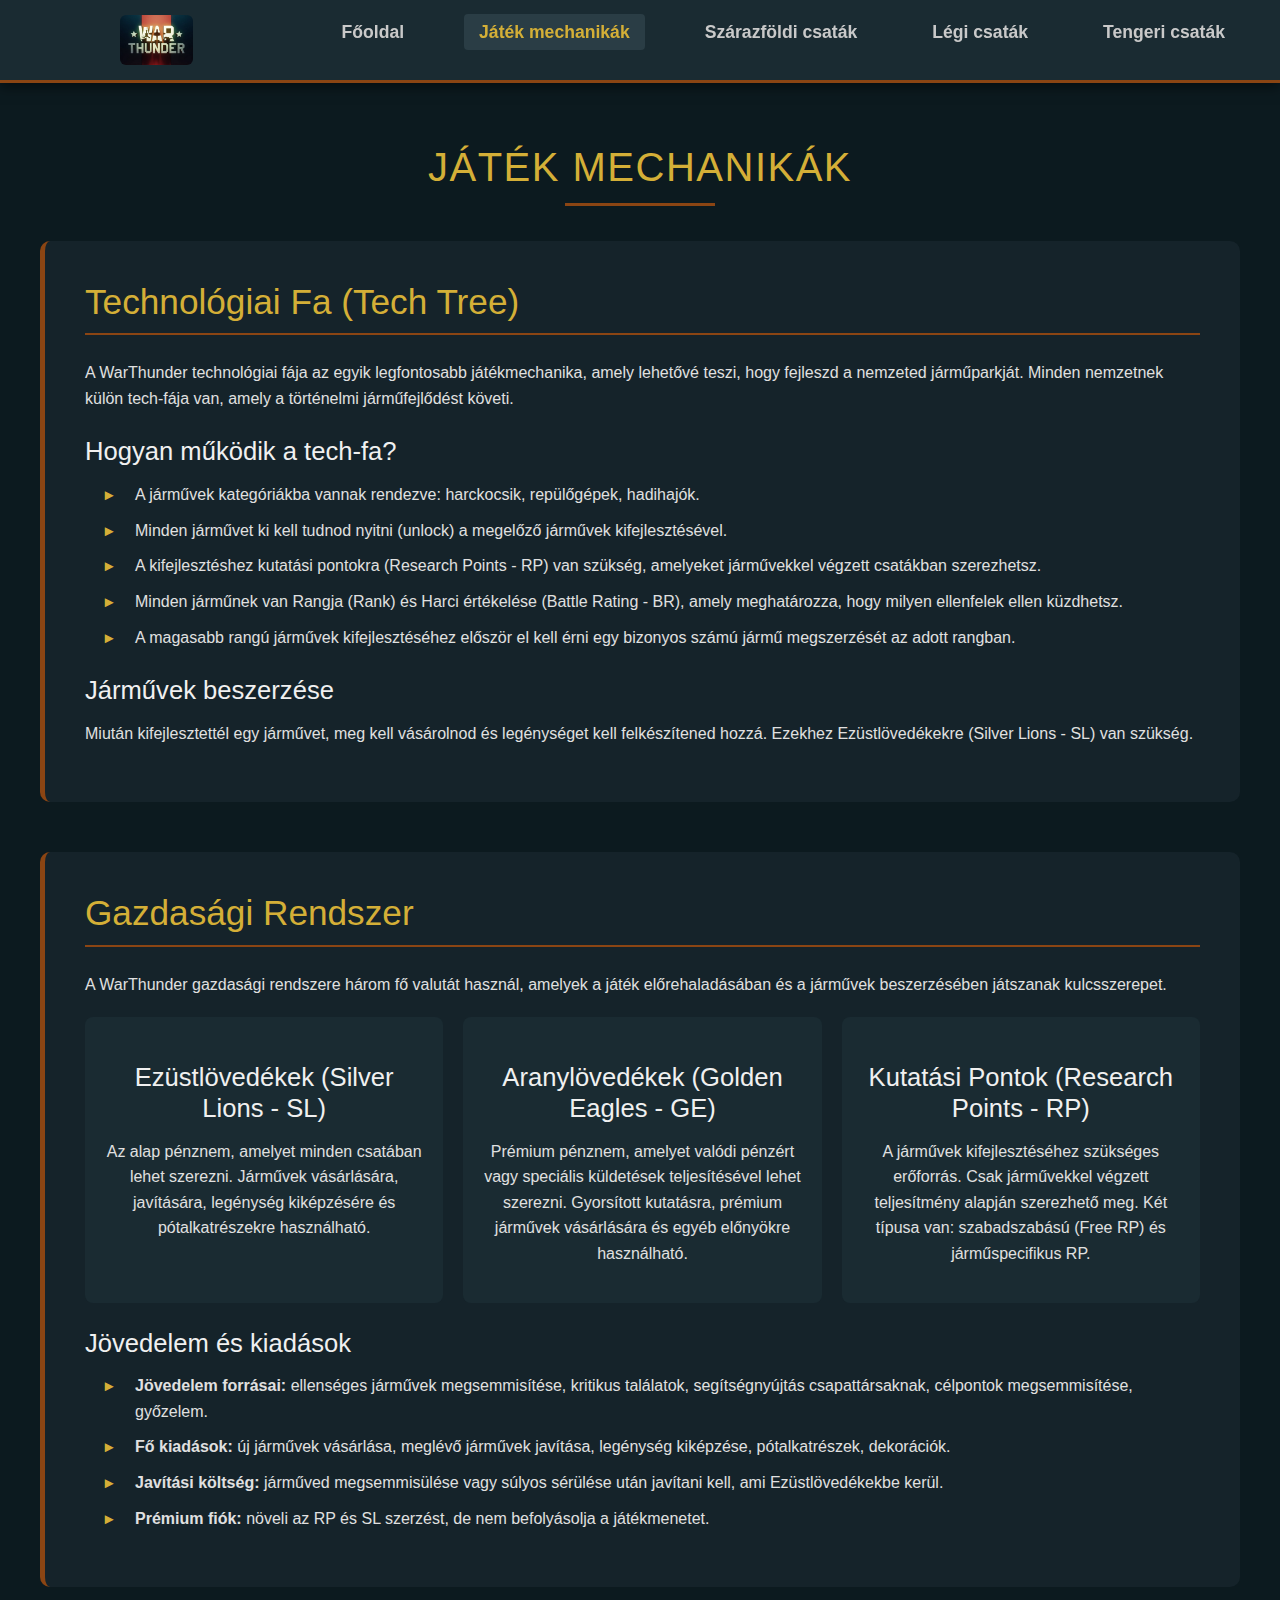
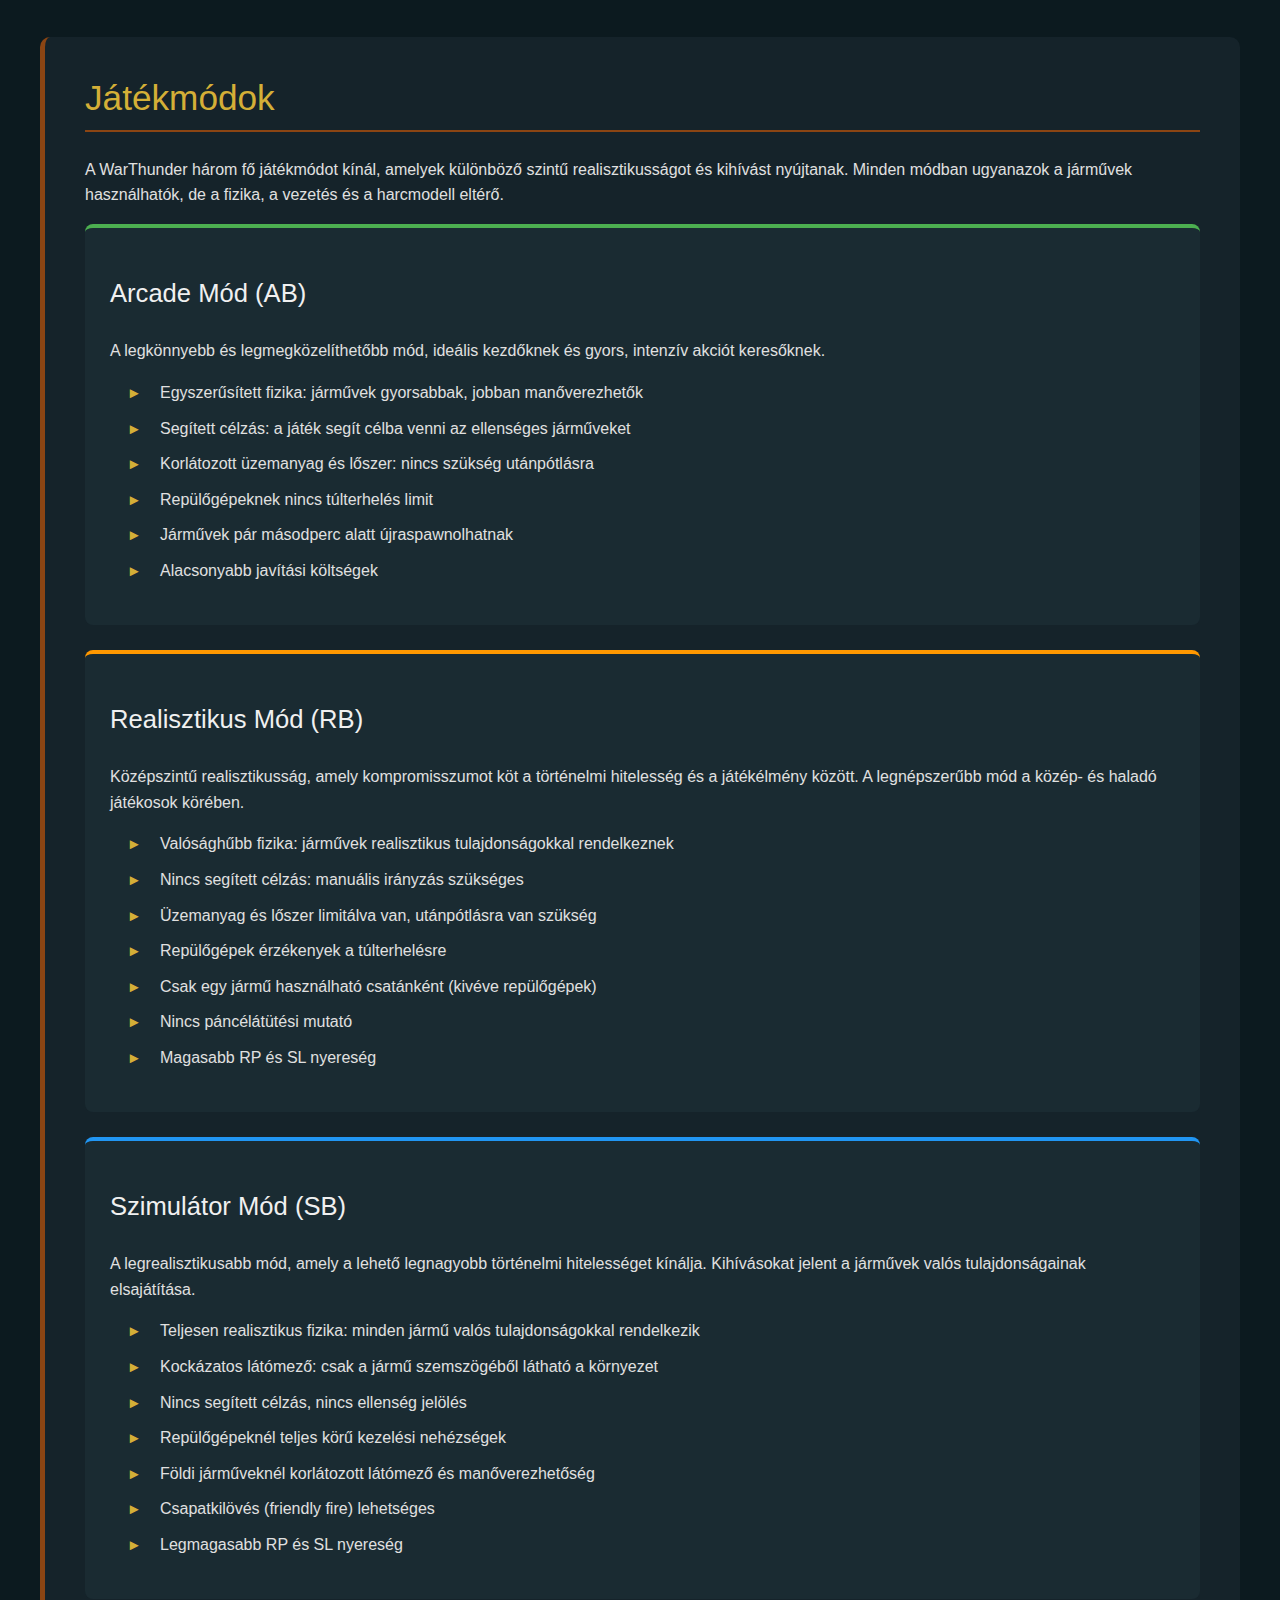
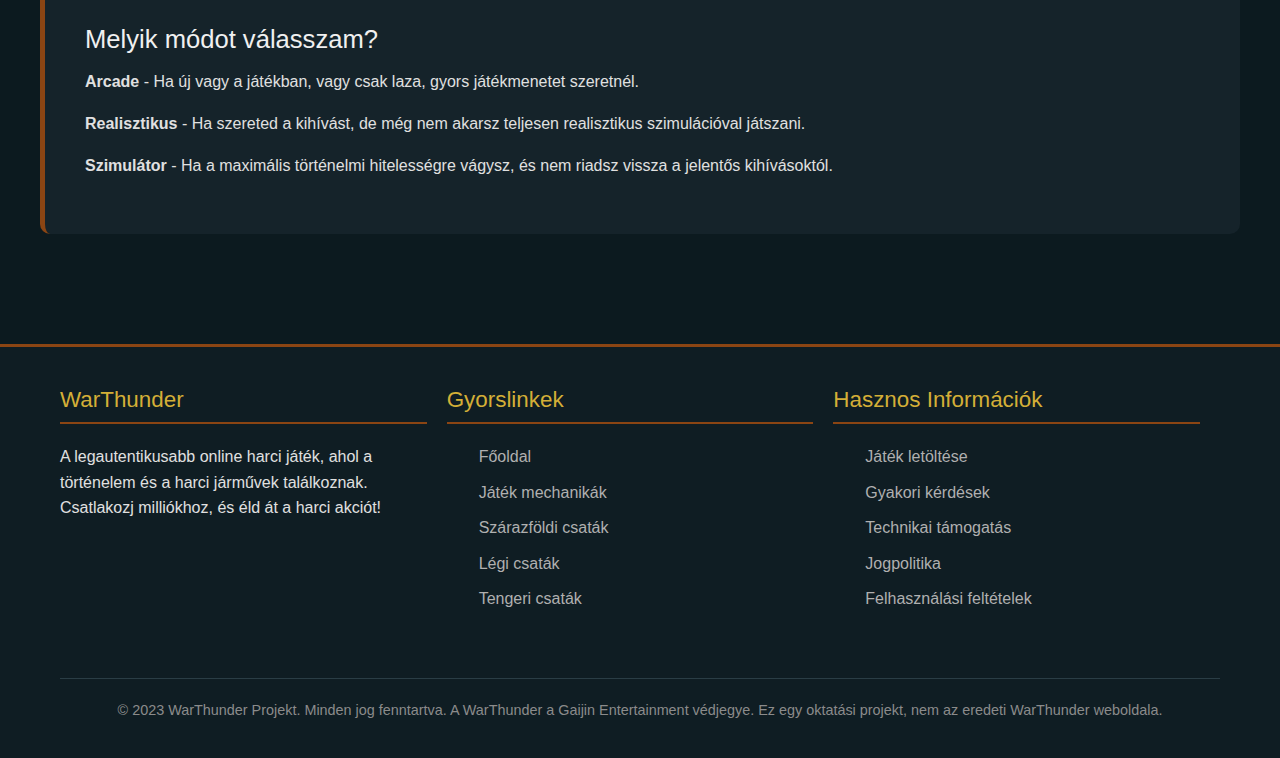
<file: mechanikak.html>
<!DOCTYPE html>
<html lang="hu">
  <head>
    <meta charset="UTF-8" />
    <meta name="viewport" content="width=device-width, initial-scale=1.0" />
    <title>WarThunder - Játék Mechanikák</title>
    <link
      href="https://cdn.jsdelivr.net/npm/bootstrap@5.3.3/dist/css/bootstrap.min.css"
      rel="stylesheet"
    />
    <link rel="stylesheet" href="style.css" />
    <link
      rel="stylesheet"
      href="https://cdnjs.cloudflare.com/ajax/libs/font-awesome/6.4.0/css/all.min.css"
    />
  </head>
  <body>
    <header>
      <div class="container header-container">
        <div class="logo">
          <a href="https://www.warthunder.com" target="_blank"
            ><img src="Images/logo.jpg" class="logo-img rounded img-fluid"
          /></a>
        </div>

        <nav>
          <ul>
            <li><a href="index.html">Főoldal</a></li>
            <li>
              <a href="mechanikak.html" class="active">Játék mechanikák</a>
            </li>
            <li><a href="ground.html">Szárazföldi csaták</a></li>
            <li><a href="air.html">Légi csaták</a></li>
            <li><a href="navy.html">Tengeri csaták</a></li>
          </ul>
        </nav>
      </div>
    </header>

    <main class="container content">
      <h1 class="section-title">Játék Mechanikák</h1>
      <section class="mechanic-section">
        <h2>Technológiai Fa (Tech Tree)</h2>

        <p>
          A WarThunder technológiai fája az egyik legfontosabb játékmechanika,
          amely lehetővé teszi, hogy fejleszd a nemzeted járműparkját. Minden
          nemzetnek külön tech-fája van, amely a történelmi járműfejlődést
          követi.
        </p>

        <h3>Hogyan működik a tech-fa?</h3>
        <ul class="feature-list">
          <li>
            A járművek kategóriákba vannak rendezve: harckocsik, repülőgépek,
            hadihajók.
          </li>
          <li>
            Minden járművet ki kell tudnod nyitni (unlock) a megelőző járművek
            kifejlesztésével.
          </li>
          <li>
            A kifejlesztéshez kutatási pontokra (Research Points - RP) van
            szükség, amelyeket járművekkel végzett csatákban szerezhetsz.
          </li>
          <li>
            Minden járműnek van Rangja (Rank) és Harci értékelése (Battle Rating
            - BR), amely meghatározza, hogy milyen ellenfelek ellen küzdhetsz.
          </li>
          <li>
            A magasabb rangú járművek kifejlesztéséhez először el kell érni egy
            bizonyos számú jármű megszerzését az adott rangban.
          </li>
        </ul>

        <h3>Járművek beszerzése</h3>
        <p>
          Miután kifejlesztettél egy járművet, meg kell vásárolnod és
          legénységet kell felkészítened hozzá. Ezekhez Ezüstlövedékekre (Silver
          Lions - SL) van szükség.
        </p>

        </section>

      <section class="mechanic-section">
        <h2>Gazdasági Rendszer</h2>

        <p>
          A WarThunder gazdasági rendszere három fő valutát használ, amelyek a
          játék előrehaladásában és a járművek beszerzésében játszanak
          kulcsszerepet.
        </p>

        <div class="currency-explanation">
          <div class="currency-item">
            <h3>Ezüstlövedékek (Silver Lions - SL)</h3>
            <p>
              Az alap pénznem, amelyet minden csatában lehet szerezni. Járművek
              vásárlására, javítására, legénység kiképzésére és pótalkatrészekre
              használható.
            </p>
          </div>

          <div class="currency-item">
            <h3>Aranylövedékek (Golden Eagles - GE)</h3>
            <p>
              Prémium pénznem, amelyet valódi pénzért vagy speciális küldetések
              teljesítésével lehet szerezni. Gyorsított kutatásra, prémium
              járművek vásárlására és egyéb előnyökre használható.
            </p>
          </div>

          <div class="currency-item">
            <h3>Kutatási Pontok (Research Points - RP)</h3>
            <p>
              A járművek kifejlesztéséhez szükséges erőforrás. Csak járművekkel
              végzett teljesítmény alapján szerezhető meg. Két típusa van:
              szabadszabású (Free RP) és járműspecifikus RP.
            </p>
          </div>
        </div>

        <h3>Jövedelem és kiadások</h3>
        <ul class="feature-list">
          <li>
            <strong>Jövedelem forrásai:</strong> ellenséges járművek
            megsemmisítése, kritikus találatok, segítségnyújtás csapattársaknak,
            célpontok megsemmisítése, győzelem.
          </li>
          <li>
            <strong>Fő kiadások:</strong> új járművek vásárlása, meglévő
            járművek javítása, legénység kiképzése, pótalkatrészek, dekorációk.
          </li>
          <li>
            <strong>Javítási költség:</strong> járműved megsemmisülése vagy
            súlyos sérülése után javítani kell, ami Ezüstlövedékekbe kerül.
          </li>
          <li>
            <strong>Prémium fiók:</strong> növeli az RP és SL szerzést, de nem
            befolyásolja a játékmenetet.
          </li>
        </ul>

        </section>

      <section class="mechanic-section">
        <h2>Játékmódok</h2>

        <p>
          A WarThunder három fő játékmódot kínál, amelyek különböző szintű
          realisztikusságot és kihívást nyújtanak. Minden módban ugyanazok a
          járművek használhatók, de a fizika, a vezetés és a harcmodell eltérő.
        </p>

        <div class="game-mode-card arcade-card">
          <div class="mode-title">
            <h3>Arcade Mód (AB)</h3>
          </div>
          <p>
            A legkönnyebb és legmegközelíthetőbb mód, ideális kezdőknek és
            gyors, intenzív akciót keresőknek.
          </p>
          <ul class="feature-list">
            <li>
              Egyszerűsített fizika: járművek gyorsabbak, jobban manőverezhetők
            </li>
            <li>
              Segített célzás: a játék segít célba venni az ellenséges
              járműveket
            </li>
            <li>Korlátozott üzemanyag és lőszer: nincs szükség utánpótlásra</li>
            <li>Repülőgépeknek nincs túlterhelés limit</li>
            <li>Járművek pár másodperc alatt újraspawnolhatnak</li>
            <li>Alacsonyabb javítási költségek</li>
          </ul>
        </div>

        <div class="game-mode-card realistic-card">
          <div class="mode-title">
            <h3>Realisztikus Mód (RB)</h3>
          </div>
          <p>
            Középszintű realisztikusság, amely kompromisszumot köt a történelmi
            hitelesség és a játékélmény között. A legnépszerűbb mód a közép- és
            haladó játékosok körében.
          </p>
          <ul class="feature-list">
            <li>
              Valósághűbb fizika: járművek realisztikus tulajdonságokkal
              rendelkeznek
            </li>
            <li>Nincs segített célzás: manuális irányzás szükséges</li>
            <li>Üzemanyag és lőszer limitálva van, utánpótlásra van szükség</li>
            <li>Repülőgépek érzékenyek a túlterhelésre</li>
            <li>Csak egy jármű használható csatánként (kivéve repülőgépek)</li>
            <li>Nincs páncélátütési mutató</li>
            <li>Magasabb RP és SL nyereség</li>
          </ul>
        </div>

        <div class="game-mode-card simulator-card">
          <div class="mode-title">
            <h3>Szimulátor Mód (SB)</h3>
          </div>
          <p>
            A legrealisztikusabb mód, amely a lehető legnagyobb történelmi
            hitelességet kínálja. Kihívásokat jelent a járművek valós
            tulajdonságainak elsajátítása.
          </p>
          <ul class="feature-list">
            <li>
              Teljesen realisztikus fizika: minden jármű valós tulajdonságokkal
              rendelkezik
            </li>
            <li>
              Kockázatos látómező: csak a jármű szemszögéből látható a környezet
            </li>
            <li>Nincs segített célzás, nincs ellenség jelölés</li>
            <li>Repülőgépeknél teljes körű kezelési nehézségek</li>
            <li>Földi járműveknél korlátozott látómező és manőverezhetőség</li>
            <li>Csapatkilövés (friendly fire) lehetséges</li>
            <li>Legmagasabb RP és SL nyereség</li>
          </ul>
        </div>

        

        <h3>Melyik módot válasszam?</h3>
        <p>
          <strong>Arcade</strong> - Ha új vagy a játékban, vagy csak laza, gyors
          játékmenetet szeretnél.
        </p>
        <p>
          <strong>Realisztikus</strong> - Ha szereted a kihívást, de még nem
          akarsz teljesen realisztikus szimulációval játszani.
        </p>
        <p>
          <strong>Szimulátor</strong> - Ha a maximális történelmi hitelességre
          vágysz, és nem riadsz vissza a jelentős kihívásoktól.
        </p>
      </section>
    </main>

    <footer>
      <div class="container">
        <div class="footer-content">
          <div class="footer-section">
            <h3>WarThunder</h3>
            <p>
              A legautentikusabb online harci játék, ahol a történelem és a
              harci járművek találkoznak. Csatlakozj milliókhoz, és éld át a
              harci akciót!
            </p>
          </div>

          <div class="footer-section">
            <h3>Gyorslinkek</h3>
            <ul class="footer-links">
              <li><a href="index.html">Főoldal</a></li>
              <li><a href="mechanikak.html">Játék mechanikák</a></li>
              <li><a href="ground.html">Szárazföldi csaták</a></li>
              <li><a href="air.html">Légi csaták</a></li>
              <li><a href="navy.html">Tengeri csaták</a></li>
            </ul>
          </div>

          <div class="footer-section">
            <h3>Hasznos Információk</h3>
            <ul class="footer-links">
              <li>
                <a href="https://www.warthunder.com" target="_blank"
                  >Játék letöltése</a
                >
              </li>
              <li><a href="#">Gyakori kérdések</a></li>
              <li><a href="#">Technikai támogatás</a></li>
              <li><a href="#">Jogpolitika</a></li>
              <li><a href="#">Felhasználási feltételek</a></li>
            </ul>
          </div>
        </div>

        <div class="copyright">
          <p>
            &copy; 2023 WarThunder Projekt. Minden jog fenntartva. A WarThunder
            a Gaijin Entertainment védjegye. Ez egy oktatási projekt, nem az
            eredeti WarThunder weboldala.
          </p>
        </div>
      </div>
    </footer>
  </body>
</html>
</file>
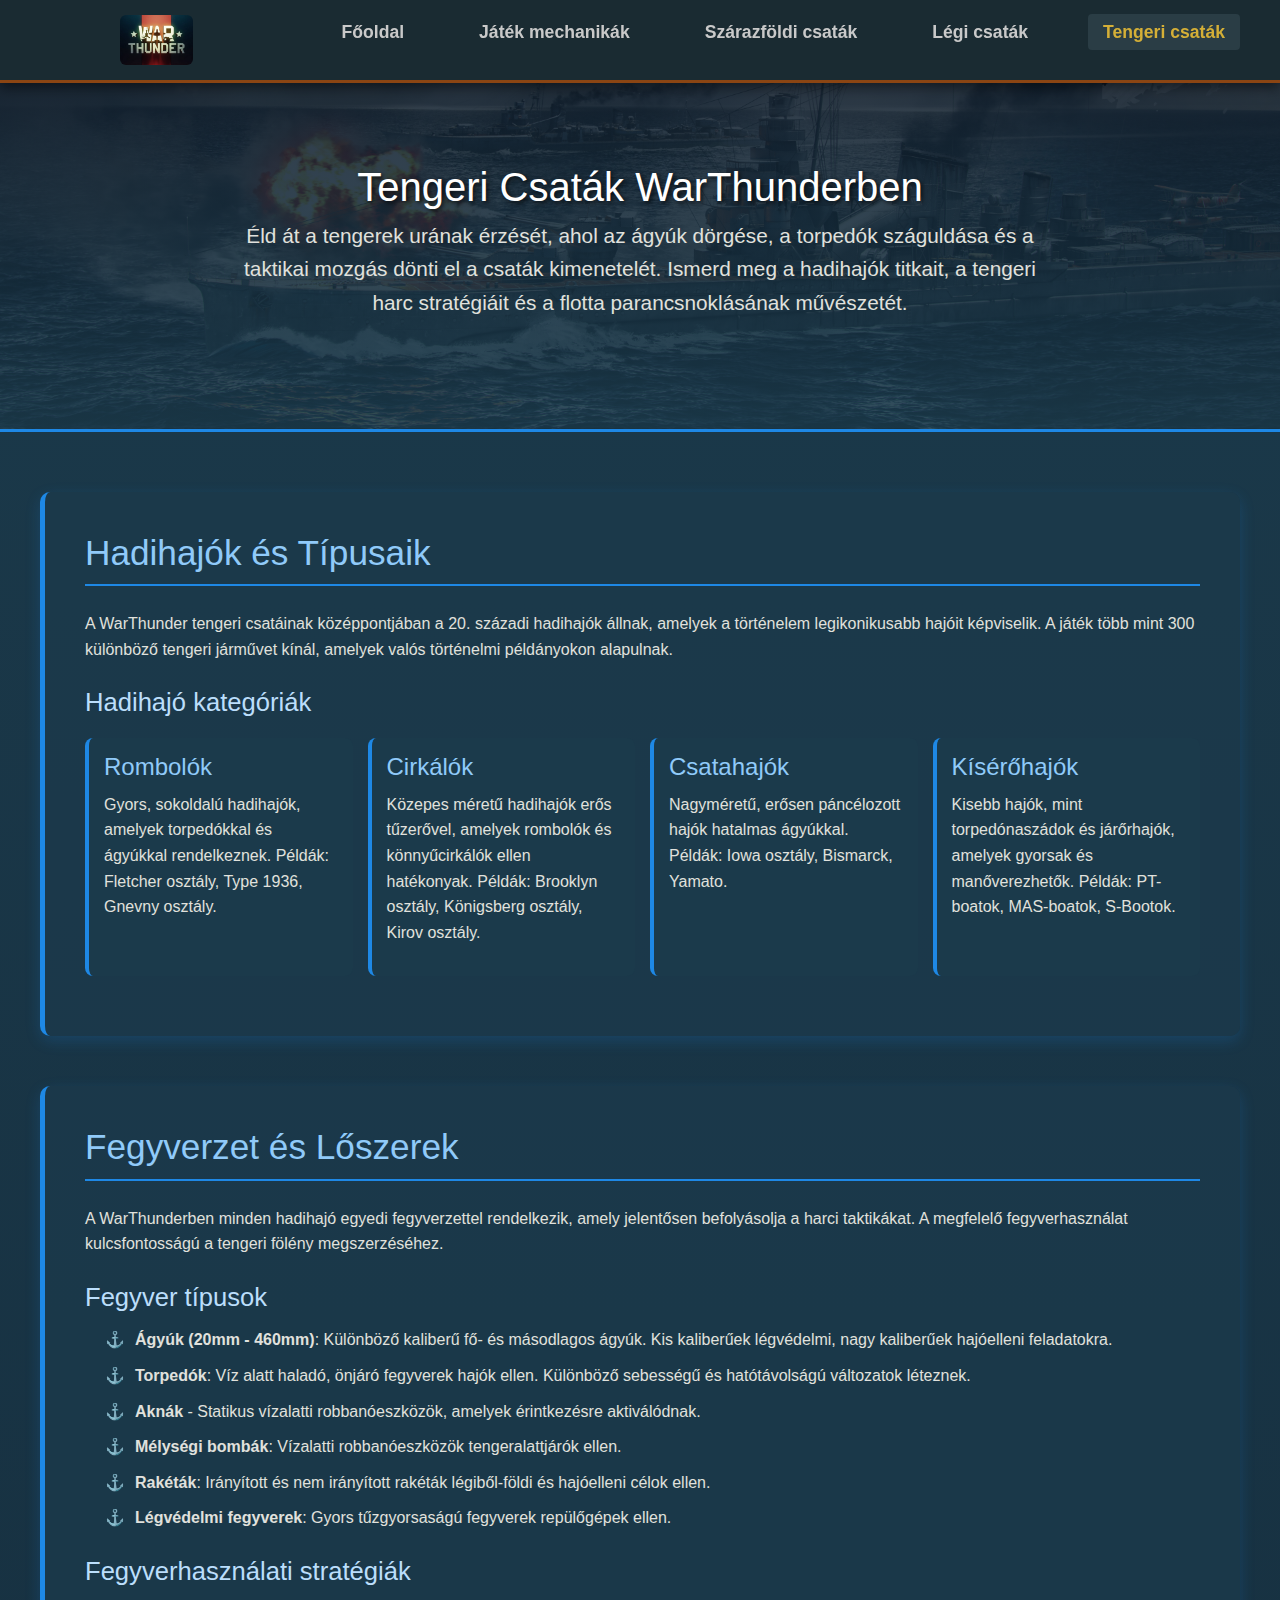
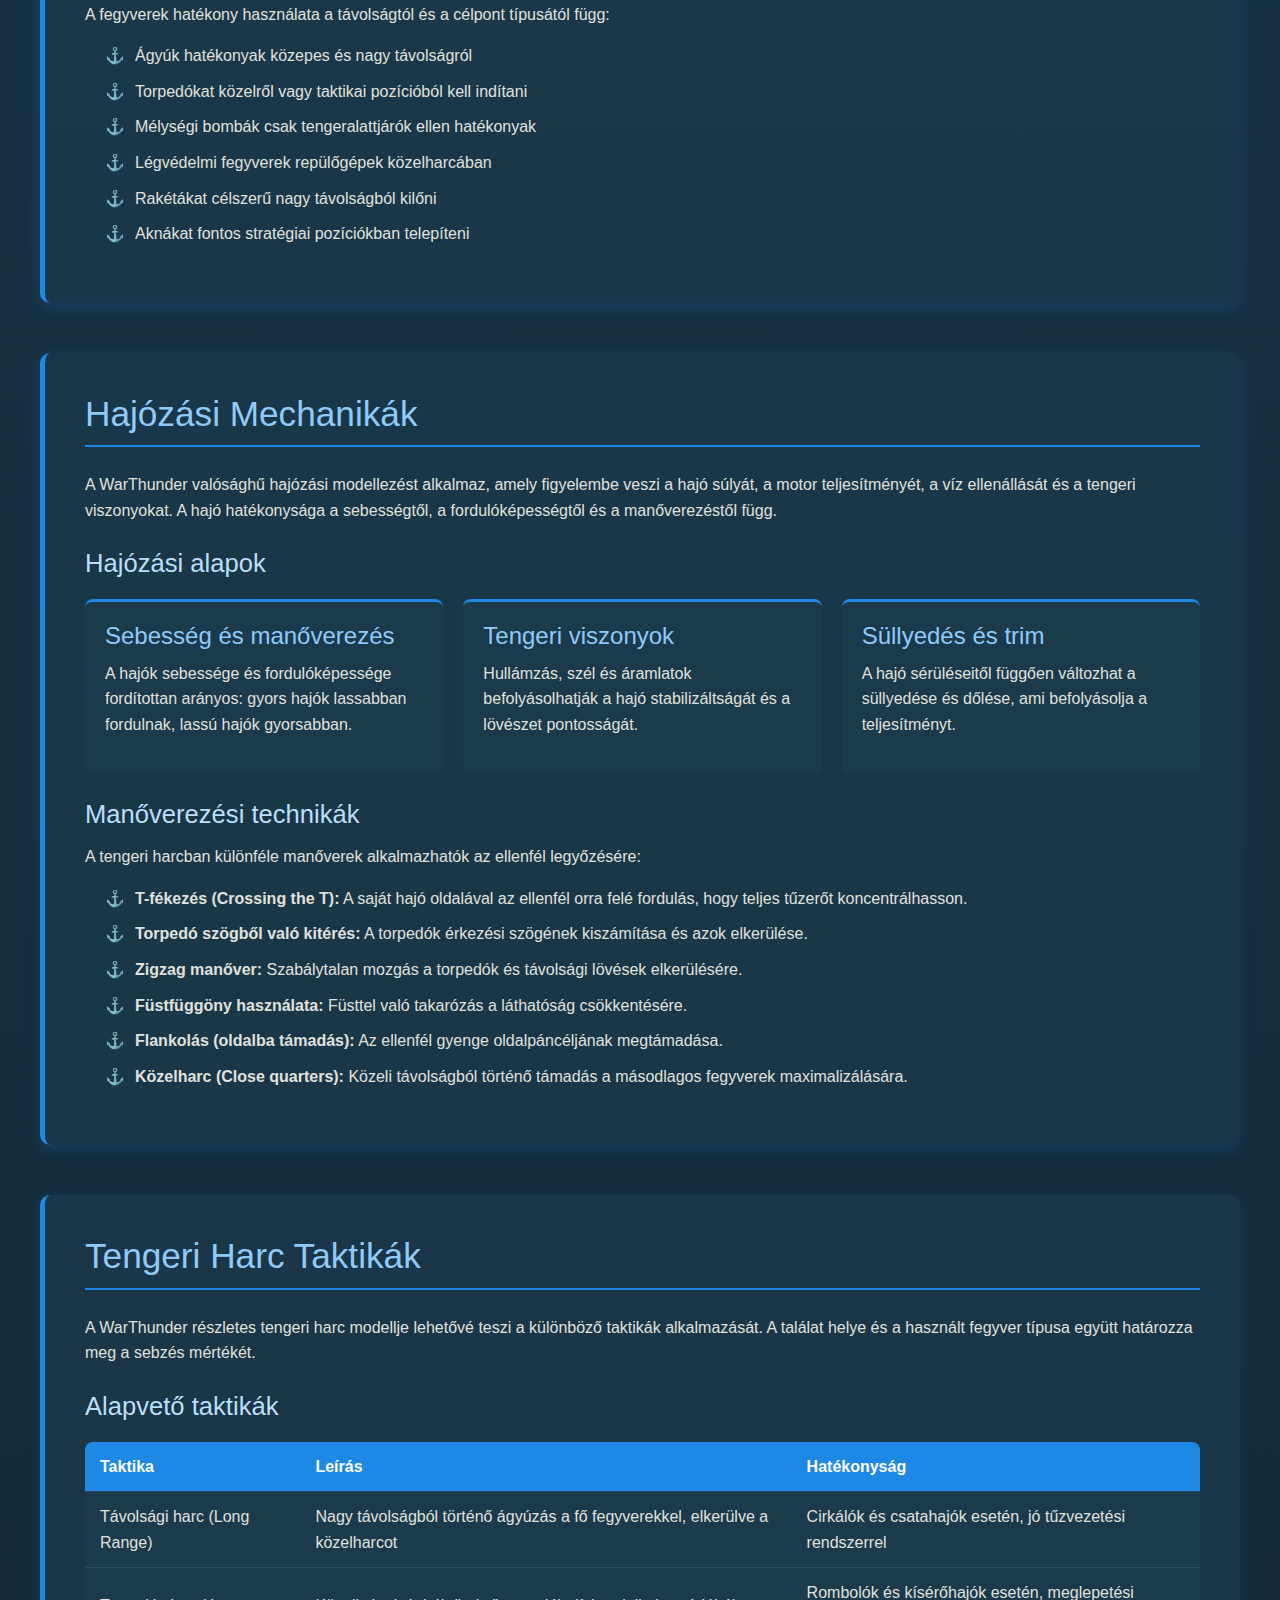
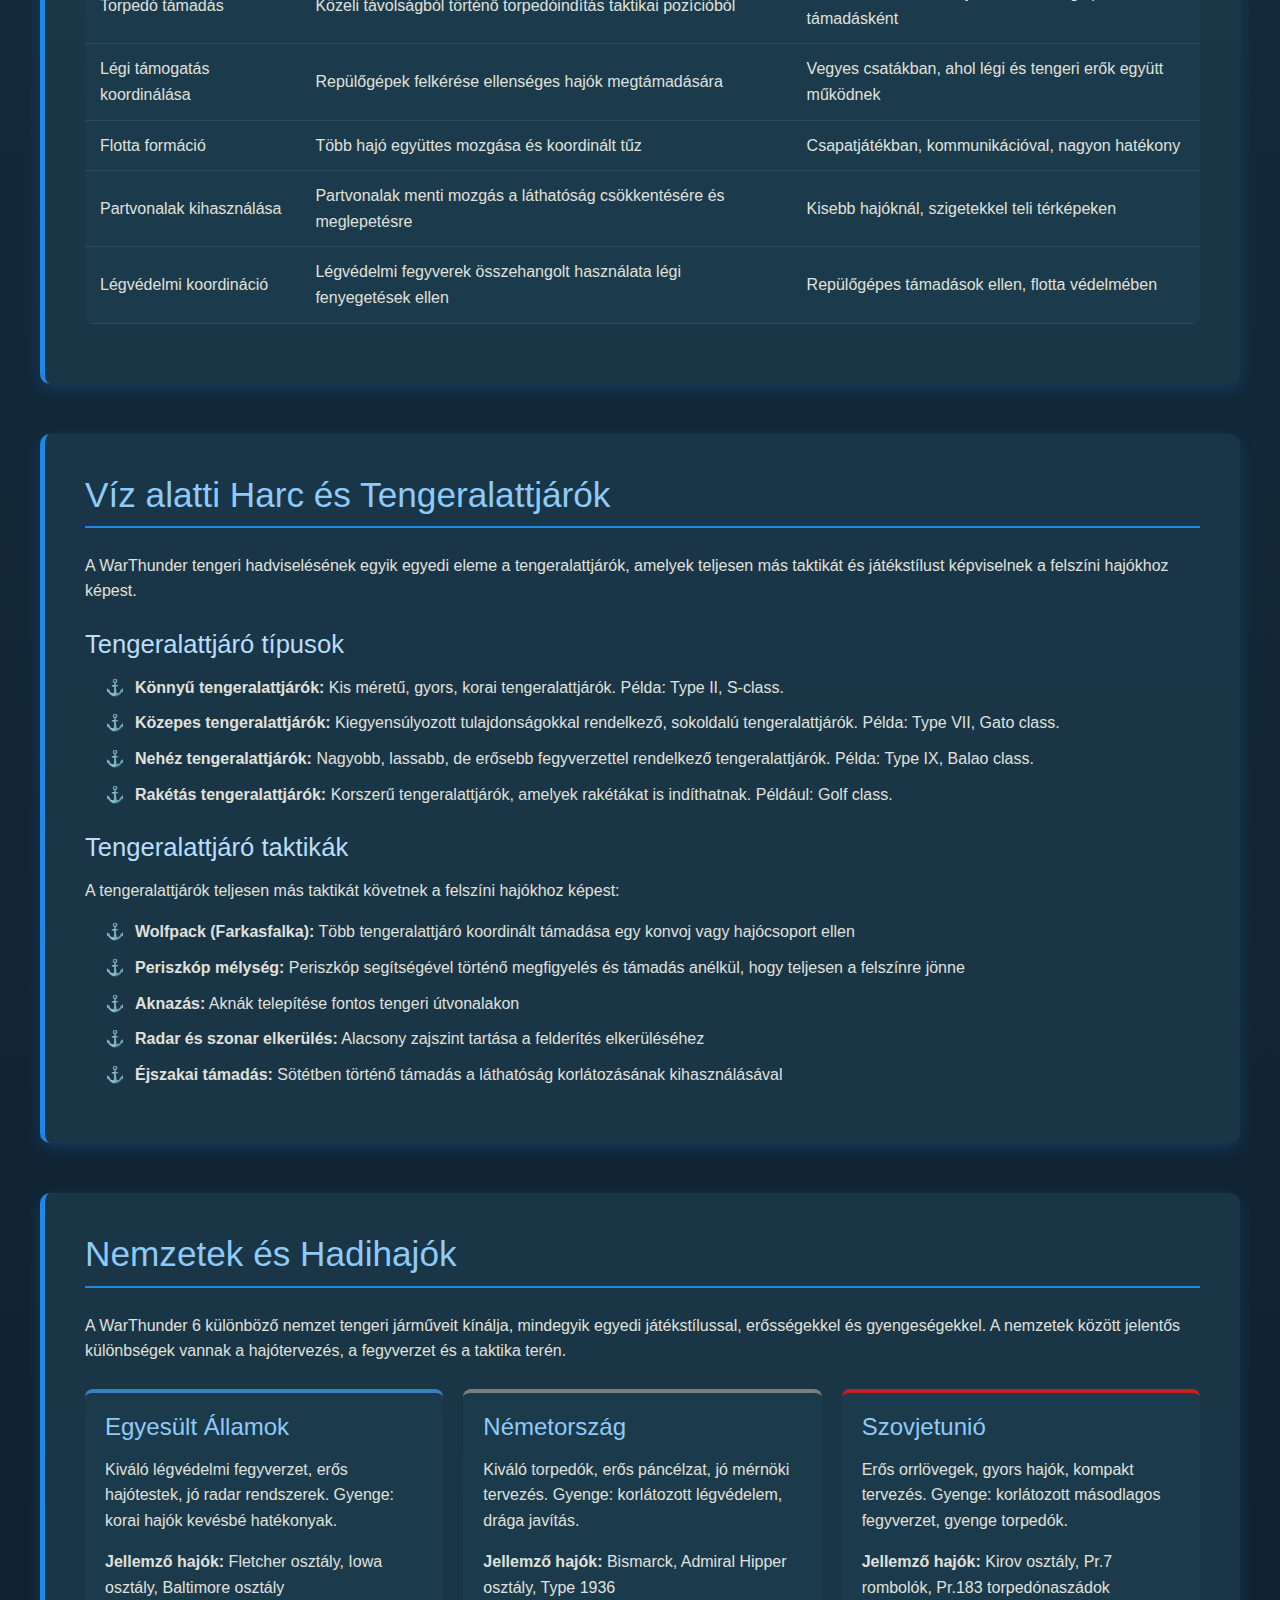
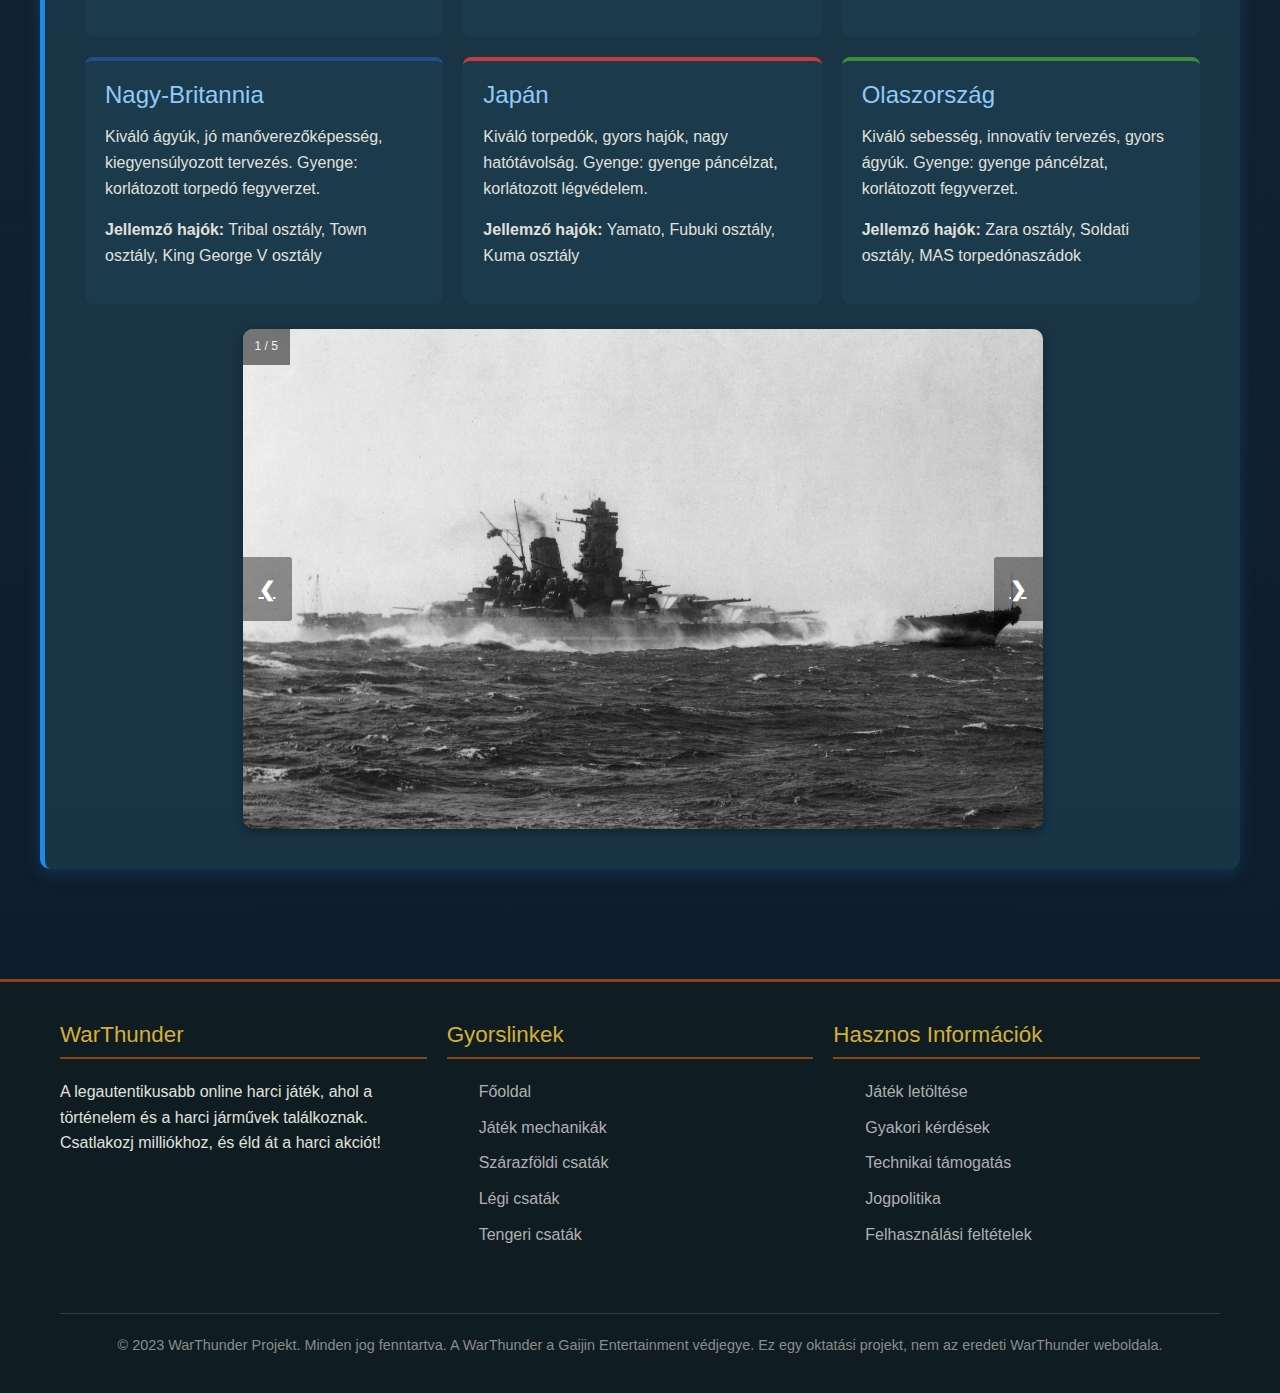
<file: navy.html>
<!DOCTYPE html>
<html lang="hu">
  <head>
    <meta charset="UTF-8" />
    <meta name="viewport" content="width=device-width, initial-scale=1.0" />
    <title>WarThunder - Tengeri Csaták</title>
    <link
      href="https://cdn.jsdelivr.net/npm/bootstrap@5.3.3/dist/css/bootstrap.min.css"
      rel="stylesheet"
    />
    <link rel="stylesheet" href="style.css" />
    <link rel="stylesheet" href="navy.css" />
    <link
      rel="stylesheet"
      href="https://cdnjs.cloudflare.com/ajax/libs/font-awesome/6.4.0/css/all.min.css"
    />
  </head>
  <body class="navy-body">
    <header>
      <div class="container header-container">
        <div class="logo">
          <a href="https://www.warthunder.com" target="_blank"
            ><img src="Images/logo.jpg" class="logo-img rounded img-fluid"
          /></a>
        </div>

        <nav>
          <ul>
            <li><a href="index.html">Főoldal</a></li>
            <li><a href="mechanikak.html">Játék mechanikák</a></li>
            <li><a href="ground.html">Szárazföldi csaták</a></li>
            <li><a href="air.html">Légi csaták</a></li>
            <li><a href="navy.html" class="active">Tengeri csaták</a></li>
          </ul>
        </nav>
      </div>
    </header>

    <section class="navy-hero">
      <div class="container">
        <h1>Tengeri Csaták WarThunderben</h1>
        <p>
          Éld át a tengerek urának érzését, ahol az ágyúk dörgése, a torpedók
          száguldása és a taktikai mozgás dönti el a csaták kimenetelét. Ismerd
          meg a hadihajók titkait, a tengeri harc stratégiáit és a flotta
          parancsnoklásának művészetét.
        </p>
      </div>
    </section>

    <main class="container navy-content">
      <section class="navy-section">
        <h2>Hadihajók és Típusaik</h2>

        <p>
          A WarThunder tengeri csatáinak középpontjában a 20. századi hadihajók
          állnak, amelyek a történelem legikonikusabb hajóit képviselik. A játék
          több mint 300 különböző tengeri járművet kínál, amelyek valós
          történelmi példányokon alapulnak.
        </p>

        <h3>Hadihajó kategóriák</h3>
        <div class="ship-categories">
          <div class="ship-category">
            <h4>Rombolók</h4>
            <p>
              Gyors, sokoldalú hadihajók, amelyek torpedókkal és ágyúkkal
              rendelkeznek. Példák: Fletcher osztály, Type 1936, Gnevny osztály.
            </p>
          </div>

          <div class="ship-category">
            <h4>Cirkálók</h4>
            <p>
              Közepes méretű hadihajók erős tűzerővel, amelyek rombolók és
              könnyűcirkálók ellen hatékonyak. Példák: Brooklyn osztály,
              Königsberg osztály, Kirov osztály.
            </p>
          </div>

          <div class="ship-category">
            <h4>Csatahajók</h4>
            <p>
              Nagyméretű, erősen páncélozott hajók hatalmas ágyúkkal. Példák:
              Iowa osztály, Bismarck, Yamato.
            </p>
          </div>

          <div class="ship-category">
            <h4>Kísérőhajók</h4>
            <p>
              Kisebb hajók, mint torpedónaszádok és járőrhajók, amelyek gyorsak
              és manőverezhetők. Példák: PT-boatok, MAS-boatok, S-Bootok.
            </p>
          </div>
        </div>

       </section>

      <section class="navy-section">
        <h2>Fegyverzet és Lőszerek</h2>

        <p>
          A WarThunderben minden hadihajó egyedi fegyverzettel rendelkezik,
          amely jelentősen befolyásolja a harci taktikákat. A megfelelő
          fegyverhasználat kulcsfontosságú a tengeri fölény megszerzéséhez.
        </p>

        <h3>Fegyver típusok</h3>
        <ul class="feature-list">
          <li>
            <strong>Ágyúk (20mm - 460mm)</strong>: Különböző kaliberű fő- és
            másodlagos ágyúk. Kis kaliberűek légvédelmi, nagy kaliberűek
            hajóelleni feladatokra.
          </li>
          <li>
            <strong>Torpedók</strong>: Víz alatt haladó, önjáró fegyverek hajók
            ellen. Különböző sebességű és hatótávolságú változatok léteznek.
          </li>
          <li>
            <strong>Aknák</strong> - Statikus vízalatti robbanóeszközök, amelyek
            érintkezésre aktiválódnak.
          </li>
          <li>
            <strong>Mélységi bombák</strong>: Vízalatti robbanóeszközök
            tengeralattjárók ellen.
          </li>
          <li>
            <strong>Rakéták</strong>: Irányított és nem irányított rakéták
            légiből-földi és hajóelleni célok ellen.
          </li>
          <li>
            <strong>Légvédelmi fegyverek</strong>: Gyors tűzgyorsaságú fegyverek
            repülőgépek ellen.
          </li>
        </ul>

        <h3>Fegyverhasználati stratégiák</h3>
        <p>
          A fegyverek hatékony használata a távolságtól és a célpont típusától
          függ:
        </p>
        <ul class="feature-list">
          <li>Ágyúk hatékonyak közepes és nagy távolságról</li>
          <li>Torpedókat közelről vagy taktikai pozícióból kell indítani</li>
          <li>Mélységi bombák csak tengeralattjárók ellen hatékonyak</li>
          <li>Légvédelmi fegyverek repülőgépek közelharcában</li>
          <li>Rakétákat célszerű nagy távolságból kilőni</li>
          <li>Aknákat fontos stratégiai pozíciókban telepíteni</li>
        </ul>

        </section> 


      <section class="navy-section">
        <h2>Hajózási Mechanikák</h2>

        <p>
          A WarThunder valósághű hajózási modellezést alkalmaz, amely figyelembe
          veszi a hajó súlyát, a motor teljesítményét, a víz ellenállását és a
          tengeri viszonyokat. A hajó hatékonysága a sebességtől, a
          fordulóképességtől és a manőverezéstől függ.
        </p>

        <h3>Hajózási alapok</h3>
        <div class="navigation-mechanics">
          <div class="navigation-mechanic">
            <h4>Sebesség és manőverezés</h4>
            <p>
              A hajók sebessége és fordulóképessége fordítottan arányos: gyors
              hajók lassabban fordulnak, lassú hajók gyorsabban.
            </p>
          </div>

          <div class="navigation-mechanic">
            <h4>Tengeri viszonyok</h4>
            <p>
              Hullámzás, szél és áramlatok befolyásolhatják a hajó
              stabilizáltságát és a lövészet pontosságát.
            </p>
          </div>

          <div class="navigation-mechanic">
            <h4>Süllyedés és trim</h4>
            <p>
              A hajó sérüléseitől függően változhat a süllyedése és dőlése, ami
              befolyásolja a teljesítményt.
            </p>
          </div>
        </div>

        <h3>Manőverezési technikák</h3>
        <p>
          A tengeri harcban különféle manőverek alkalmazhatók az ellenfél
          legyőzésére:
        </p>
        <ul class="feature-list">
          <li>
            <strong>T-fékezés (Crossing the T):</strong> A saját hajó oldalával
            az ellenfél orra felé fordulás, hogy teljes tűzerőt
            koncentrálhasson.
          </li>
          <li>
            <strong>Torpedó szögből való kitérés:</strong> A torpedók érkezési
            szögének kiszámítása és azok elkerülése.
          </li>
          <li>
            <strong>Zigzag manőver:</strong> Szabálytalan mozgás a torpedók és
            távolsági lövések elkerülésére.
          </li>
          <li>
            <strong>Füstfüggöny használata:</strong> Füsttel való takarózás a
            láthatóság csökkentésére.
          </li>
          <li>
            <strong>Flankolás (oldalba támadás):</strong> Az ellenfél gyenge
            oldalpáncéljának megtámadása.
          </li>
          <li>
            <strong>Közelharc (Close quarters):</strong> Közeli távolságból
            történő támadás a másodlagos fegyverek maximalizálására.
          </li>
        </ul>

        </section>

      <section class="navy-section">
        <h2>Tengeri Harc Taktikák</h2>

        <p>
          A WarThunder részletes tengeri harc modellje lehetővé teszi a
          különböző taktikák alkalmazását. A találat helye és a használt fegyver
          típusa együtt határozza meg a sebzés mértékét.
        </p>

        <h3>Alapvető taktikák</h3>
        <table class="tactics-table">
          <thead>
            <tr>
              <th>Taktika</th>
              <th>Leírás</th>
              <th>Hatékonyság</th>
            </tr>
          </thead>
          <tbody>
            <tr>
              <td>Távolsági harc (Long Range)</td>
              <td>
                Nagy távolságból történő ágyúzás a fő fegyverekkel, elkerülve a
                közelharcot
              </td>
              <td>Cirkálók és csatahajók esetén, jó tűzvezetési rendszerrel</td>
            </tr>
            <tr>
              <td>Torpedó támadás</td>
              <td>
                Közeli távolságból történő torpedóindítás taktikai pozícióból
              </td>
              <td>Rombolók és kísérőhajók esetén, meglepetési támadásként</td>
            </tr>
            <tr>
              <td>Légi támogatás koordinálása</td>
              <td>Repülőgépek felkérése ellenséges hajók megtámadására</td>
              <td>
                Vegyes csatákban, ahol légi és tengeri erők együtt működnek
              </td>
            </tr>
            <tr>
              <td>Flotta formáció</td>
              <td>Több hajó együttes mozgása és koordinált tűz</td>
              <td>Csapatjátékban, kommunikációval, nagyon hatékony</td>
            </tr>
            <tr>
              <td>Partvonalak kihasználása</td>
              <td>
                Partvonalak menti mozgás a láthatóság csökkentésére és
                meglepetésre
              </td>
              <td>Kisebb hajóknál, szigetekkel teli térképeken</td>
            </tr>
            <tr>
              <td>Légvédelmi koordináció</td>
              <td>
                Légvédelmi fegyverek összehangolt használata légi fenyegetések
                ellen
              </td>
              <td>Repülőgépes támadások ellen, flotta védelmében</td>
            </tr>
          </tbody>
        </table>

        </section>

      <section class="navy-section">
        <h2>Víz alatti Harc és Tengeralattjárók</h2>

        <p>
          A WarThunder tengeri hadviselésének egyik egyedi eleme a
          tengeralattjárók, amelyek teljesen más taktikát és játékstílust
          képviselnek a felszíni hajókhoz képest.
        </p>

        <h3>Tengeralattjáró típusok</h3>
        <ul class="feature-list">
          <li>
            <strong>Könnyű tengeralattjárók:</strong> Kis méretű, gyors, korai
            tengeralattjárók. Példa: Type II, S-class.
          </li>
          <li>
            <strong>Közepes tengeralattjárók:</strong> Kiegyensúlyozott
            tulajdonságokkal rendelkező, sokoldalú tengeralattjárók. Példa: Type
            VII, Gato class.
          </li>
          <li>
            <strong>Nehéz tengeralattjárók:</strong> Nagyobb, lassabb, de
            erősebb fegyverzettel rendelkező tengeralattjárók. Példa: Type IX,
            Balao class.
          </li>
          <li>
            <strong>Rakétás tengeralattjárók:</strong> Korszerű
            tengeralattjárók, amelyek rakétákat is indíthatnak. Például: Golf
            class.
          </li>
        </ul>

        <h3>Tengeralattjáró taktikák</h3>
        <p>
          A tengeralattjárók teljesen más taktikát követnek a felszíni hajókhoz
          képest:
        </p>
        <ul class="feature-list">
          <li>
            <strong>Wolfpack (Farkasfalka):</strong> Több tengeralattjáró
            koordinált támadása egy konvoj vagy hajócsoport ellen
          </li>
          <li>
            <strong>Periszkóp mélység:</strong> Periszkóp segítségével történő
            megfigyelés és támadás anélkül, hogy teljesen a felszínre jönne
          </li>
          <li>
            <strong>Aknazás:</strong> Aknák telepítése fontos tengeri
            útvonalakon
          </li>
          <li>
            <strong>Radar és szonar elkerülés:</strong> Alacsony zajszint
            tartása a felderítés elkerüléséhez
          </li>
          <li>
            <strong>Éjszakai támadás:</strong> Sötétben történő támadás a
            láthatóság korlátozásának kihasználásával
          </li>
        </ul>

         </section>
      <section class="navy-section">
        <h2>Nemzetek és Hadihajók</h2>

        <p>
          A WarThunder 6 különböző nemzet tengeri járműveit kínálja, mindegyik
          egyedi játékstílussal, erősségekkel és gyengeségekkel. A nemzetek
          között jelentős különbségek vannak a hajótervezés, a fegyverzet és a
          taktika terén.
        </p>

        <div class="nation-grid">
          <div class="nation-card usa-card">
            <h4>Egyesült Államok</h4>
            <p>
              Kiváló légvédelmi fegyverzet, erős hajótestek, jó radar
              rendszerek. Gyenge: korai hajók kevésbé hatékonyak.
            </p>
            <p>
              <strong>Jellemző hajók:</strong> Fletcher osztály, Iowa osztály,
              Baltimore osztály
            </p>
          </div>

          <div class="nation-card germany-card">
            <h4>Németország</h4>
            <p>
              Kiváló torpedók, erős páncélzat, jó mérnöki tervezés. Gyenge:
              korlátozott légvédelem, drága javítás.
            </p>
            <p>
              <strong>Jellemző hajók:</strong> Bismarck, Admiral Hipper osztály,
              Type 1936
            </p>
          </div>

          <div class="nation-card ussr-card">
            <h4>Szovjetunió</h4>
            <p>
              Erős orrlövegek, gyors hajók, kompakt tervezés. Gyenge:
              korlátozott másodlagos fegyverzet, gyenge torpedók.
            </p>
            <p>
              <strong>Jellemző hajók:</strong> Kirov osztály, Pr.7 rombolók,
              Pr.183 torpedónaszádok
            </p>
          </div>

          <div class="nation-card britain-card">
            <h4>Nagy-Britannia</h4>
            <p>
              Kiváló ágyúk, jó manőverezőképesség, kiegyensúlyozott tervezés.
              Gyenge: korlátozott torpedó fegyverzet.
            </p>
            <p>
              <strong>Jellemző hajók:</strong> Tribal osztály, Town osztály,
              King George V osztály
            </p>
          </div>

          <div class="nation-card japan-card">
            <h4>Japán</h4>
            <p>
              Kiváló torpedók, gyors hajók, nagy hatótávolság. Gyenge: gyenge
              páncélzat, korlátozott légvédelem.
            </p>
            <p>
              <strong>Jellemző hajók:</strong> Yamato, Fubuki osztály, Kuma
              osztály
            </p>
          </div>

          <div class="nation-card italy-card">
            <h4>Olaszország</h4>
            <p>
              Kiváló sebesség, innovatív tervezés, gyors ágyúk. Gyenge: gyenge
              páncélzat, korlátozott fegyverzet.
            </p>
            <p>
              <strong>Jellemző hajók:</strong> Zara osztály, Soldati osztály,
              MAS torpedónaszádok
            </p>
          </div>
        </div>
        

        <div class="slider-container">

      <div class="slides">
        <div class="numbertext">1 / 5</div>
        <img src="Images/yamato.jpg" alt="Első fotó">
    </div>

    <div class="slides">
        <div class="numbertext">2 / 5</div>
        <img src="Images/bismarck.jpg" alt="Második fotó">
    </div>

    <div class="slides">
        <div class="numbertext">3 / 5</div>
        <img src="Images/burke.jpg" alt="Harmadik fotó">
    </div>

    <div class="slides">
        <div class="numbertext">4 / 5</div>
        <img src="Images/neworleans.jpg" alt="Negyedik fotó">
    </div>

    <div class="slides">
        <div class="numbertext">5 / 5</div>
        <img src="Images/missouri.jpg" alt="Ötödik fotó">
    </div>

    <a class="prev" onclick="plusSlides(-1)">&#10094;</a>
    <a class="next" onclick="plusSlides(1)">&#10095;</a>

</div>

<script>
    let slideIndex = 1;

    document.addEventListener("DOMContentLoaded", function() {
        showSlides(slideIndex);
    });

    function plusSlides(n) {
        showSlides(slideIndex += n);
    }

    function showSlides(n) {
        let i;
        let slides = document.getElementsByClassName("slides");
        if (slides.length === 0) return; 
        if (n > slides.length) {slideIndex = 1}    
        if (n < 1) {slideIndex = slides.length}
        
        for (i = 0; i < slides.length; i++) {
            slides[i].style.display = "none";  
        }
        slides[slideIndex-1].style.display = "block";  
    }
</script>
</section>
    </main>

    <footer>
      <div class="container">
        <div class="footer-content">
          <div class="footer-section">
            <h3>WarThunder</h3>
            <p>
              A legautentikusabb online harci játék, ahol a történelem és a
              harci járművek találkoznak. Csatlakozj milliókhoz, és éld át a
              harci akciót!
            </p>
          </div>

          <div class="footer-section">
            <h3>Gyorslinkek</h3>
            <ul class="footer-links">
              <li><a href="index.html">Főoldal</a></li>
              <li><a href="mechanikak.html">Játék mechanikák</a></li>
              <li><a href="ground.html">Szárazföldi csaták</a></li>
              <li><a href="air.html">Légi csaták</a></li>
              <li><a href="navy.html">Tengeri csaták</a></li>
            </ul>
          </div>

          <div class="footer-section">
            <h3>Hasznos Információk</h3>
            <ul class="footer-links">
              <li>
                <a href="https://www.warthunder.com" target="_blank"
                  >Játék letöltése</a
                >
              </li>
              <li><a href="#">Gyakori kérdések</a></li>
              <li><a href="#">Technikai támogatás</a></li>
              <li><a href="#">Jogpolitika</a></li>
              <li><a href="#">Felhasználási feltételek</a></li>
            </ul>
          </div>
        </div>

        <div class="copyright">
          <p>
            &copy; 2023 WarThunder Projekt. Minden jog fenntartva. A WarThunder
            a Gaijin Entertainment védjegye. Ez egy oktatási projekt, nem az
            eredeti WarThunder weboldala.
          </p>
        </div>
      </div>
    </footer>
  </body>
</html>
</file>
<file: style.css>
* {
        margin: 0;
        padding: 0;
        box-sizing: border-box;
        font-family: "Segoe UI", Tahoma, Geneva, Verdana, sans-serif;
      }

      body {
        background-color: #0c1a1f;
        color: #e0e0e0;
        line-height: 1.6;
      }

      .container {
        width: 100%;
        max-width: 1200px;
        margin: 0 auto;
        padding: 0 20px;
      }

      header {
        background-color: #1a2b32;
        border-bottom: 3px solid #8b4513;
        position: sticky;
        top: 0;
        z-index: 1000;
        box-shadow: 0 4px 12px rgba(0, 0, 0, 0.5);
      }

      .header-container {
        display: flex;
        justify-content: space-between;
        align-items: center;
        padding: 15px 0;
      }

      .logo {
        display: flex;
        align-items: center;
        gap: 25px;
      }

      .logo-img {
        height: 50px;
        width: auto;
        margin-left: 5rem;
      }
      nav ul {
        display: flex;
        list-style: none;
        gap: 45px;
      }

      nav a {
        color: #c9c9c9;
        text-decoration: none;
        font-weight: 600;
        font-size: 1.1rem;
        padding: 8px 15px;
        border-radius: 4px;
        transition: all 0.3s ease;
        position: relative;
      }

      nav a:hover {
        color: #ffffff;
        background-color: #2a3d45;
      }

      nav a.active {
        color: #d4af37;
        background-color: #2a3d45;
      }

      .hero {
        background: linear-gradient(
            rgba(10, 25, 35, 0.85),
            rgba(10, 25, 35, 0.9)
          ),
          url("Images/hero.jpg");
        background-size: cover;
        background-position: center;
        padding: 80px 0;
        text-align: center;
        border-bottom: 3px solid #8b4513;
      }

      .hero h1 {
        font-size: 3.2rem;
        margin-bottom: 20px;
        color: #f0f0f0;
        text-shadow: 3px 3px 6px rgba(0, 0, 0, 0.8);
      }

      .hero p {
        font-size: 1.3rem;
        max-width: 800px;
        margin: 0 auto 30px;
        color: #d0d0d0;
      }

      .cta-button {
        display: inline-block;
        background-color: #8b4513;
        color: white;
        padding: 14px 35px;
        font-size: 1.2rem;
        font-weight: 600;
        text-decoration: none;
        border-radius: 5px;
        transition: all 0.3s ease;
        border: 2px solid #a0522d;
        text-transform: uppercase;
        letter-spacing: 1px;
      }

      .cta-button:hover {
        background-color: #a0522d;
        transform: translateY(-3px);
        box-shadow: 0 6px 12px rgba(0, 0, 0, 0.3);
      }

      .content {
        padding: 60px 0;
      }

      .section-title {
        text-align: center;
        font-size: 2.5rem;
        margin-bottom: 50px;
        color: #d4af37;
        text-transform: uppercase;
        letter-spacing: 1.5px;
        position: relative;
      }

      .section-title:after {
        content: "";
        position: absolute;
        width: 150px;
        height: 3px;
        background-color: #8b4513;
        bottom: -15px;
        left: 50%;
        transform: translateX(-50%);
      }

      .card-grid {
        display: grid;
        grid-template-columns: repeat(auto-fit, minmax(300px, 1fr));
        gap: 30px;
        margin-bottom: 60px;
      }

      .cards {
        border-radius: 8px;
        overflow: hidden;
        box-shadow: 0 8px 20px rgba(0, 0, 0, 0.4);
        transition: transform 0.3s ease;
      }

      .cards:hover {
        transform: translateY(-10px);
      }

      .card-header {
        padding: 25px 20px;
        text-align: center;
        color: white;
        font-size: 1.8rem;
        font-weight: 700;
        text-shadow: 1px 1px 3px rgba(0, 0, 0, 0.7);
      }

      .card-content {
        padding: 25px;
        background-color: rgba(255, 255, 255, 0.05);
        height: 100%;
      }

      .card-content p {
        font-size: 1.1rem;
        margin-bottom: 15px;
      }

      .ground {
        background: linear-gradient(to right, #2d5a27, #5d4037);
      }

      .air {
        background: linear-gradient(to right, #1e88e5, #90caf9);
      }

      .naval {
        background: linear-gradient(to right, #0d47a1, #1976d2);
      }

      .about-section {
        background-color: #15232a;
        padding: 50px;
        border-radius: 10px;
        border-left: 5px solid #8b4513;
        margin-bottom: 60px;
      }

      .about-section h3 {
        font-size: 2rem;
        margin-bottom: 20px;
        color: #d4af37;
      }

      .about-section p {
        font-size: 1.15rem;
        margin-bottom: 15px;
      }

      footer {
        background-color: #0f1d23;
        border-top: 3px solid #8b4513;
        padding: 40px 0 20px;
      }

      .footer-content {
        display: flex;
        flex-wrap: wrap;
        justify-content: space-between;
        margin-bottom: 30px;
      }

      .footer-section {
        flex: 1;
        min-width: 250px;
        margin-bottom: 20px;
        padding-right: 20px;
      }

      .footer-section h3 {
        font-size: 1.4rem;
        margin-bottom: 20px;
        color: #d4af37;
        border-bottom: 2px solid #8b4513;
        padding-bottom: 8px;
      }

      .footer-links {
        list-style: none;
      }

      .footer-links li {
        margin-bottom: 10px;
      }

      .footer-links a {
        color: #b0b0b0;
        text-decoration: none;
        transition: color 0.3s;
      }

      .footer-links a:hover {
        color: #d4af37;
      }
      .copyright {
        text-align: center;
        padding-top: 20px;
        border-top: 1px solid #2a3d45;
        color: #8b8b8b;
        font-size: 0.9rem;
      }

      .mechanic-section {
        background-color: #15232a;
        padding: 40px;
        border-radius: 10px;
        margin-bottom: 50px;
        border-left: 5px solid #8b4513;
      }

      .mechanic-section h2 {
        color: #d4af37;
        font-size: 2.2rem;
        margin-bottom: 25px;
        border-bottom: 2px solid #8b4513;
        padding-bottom: 10px;
      }

      .mechanic-section h3 {
        color: #f0f0f0;
        font-size: 1.6rem;
        margin: 25px 0 15px;
      }

      .feature-list {
        list-style-type: none;
        padding-left: 20px;
      }

      .feature-list li {
        margin-bottom: 10px;
        position: relative;
        padding-left: 30px;
      }

      .feature-list li:before {
        content: "▸";
        color: #d4af37;
        font-weight: bold;
        position: absolute;
        left: 0;
      }

      .image-placeholder {
        background-color: #1a2b32;
        border-radius: 8px;
        padding: 30px;
        text-align: center;
        margin: 30px 0;
        border: 2px dashed #8b4513;
        min-height: 250px;
        display: flex;
        flex-direction: column;
        justify-content: center;
        align-items: center;
      }

      .image-placeholder i {
        font-size: 3rem;
        color: #8b4513;
        margin-bottom: 15px;
      }

      .image-placeholder p {
        color: #a0a0a0;
        font-style: italic;
      }

      .game-mode-card {
        background-color: #1a2b32;
        border-radius: 8px;
        padding: 25px;
        margin-bottom: 25px;
        border-top: 4px solid;
        transition: transform 0.3s ease;
      }

      .game-mode-card:hover {
        transform: translateY(-5px);
      }

      .arcade-card {
        border-top-color: #4caf50;
      }

      .realistic-card {
        border-top-color: #ff9800;
      }

      .simulator-card {
        border-top-color: #2196f3;
      }

      .mode-title {
        display: flex;
        align-items: center;
        margin-bottom: 15px;
      }

      .mode-title i {
        font-size: 1.8rem;
        margin-right: 15px;
      }

      .arcade-card .mode-title i {
        color: #4caf50;
      }

      .realistic-card .mode-title i {
        color: #ff9800;
      }

      .simulator-card .mode-title i {
        color: #2196f3;
      }

      .currency-explanation {
        display: flex;
        flex-wrap: wrap;
        gap: 20px;
        margin: 20px 0;
      }

      .currency-item {
        flex: 1;
        min-width: 200px;
        background-color: #1a2b32;
        padding: 20px;
        border-radius: 8px;
        text-align: center;
      }

      @media (max-width: 992px) {
        .combat-grid {
          grid-template-columns: 1fr;
          max-width: 600px;
          margin-left: auto;
          margin-right: auto;
        }

        .hero h1 {
          font-size: 2.5rem;
        }

        .hero p {
          font-size: 1.1rem;
        }
      }

      @media (max-width: 768px) {
        .header-container {
          flex-direction: column;
          gap: 15px;
        }

        nav ul {
          flex-wrap: wrap;
          justify-content: center;
          gap: 10px;
        }

        .hero {
          padding: 50px 0;
        }

        .hero h1 {
          font-size: 2rem;
        }

        .about-section {
          padding: 30px;
        }
      }

.slider-container {
              max-width: 800px;
              position: relative;
              position: relative;
                margin: auto;
              overflow: hidden;
              border-radius: 10px;
              box-shadow: 0 4px 10px rgba(0,0,0,0.3);
          }

          .slides {
              display: none; 
              width: 100%;
          }

          .slides img {
              width: 100%;
              vertical-align: middle;
              height: 500px; 
              object-fit: cover; 
          }

        
          .prev, .next {
              cursor: pointer;
              position: absolute;
              top: 50%;
              width: auto;
              padding: 16px;
              margin-top: -22px;
              color: white;
              font-weight: bold;
              font-size: 20px;
              transition: 0.6s ease;
              border-radius: 0 3px 3px 0;
              user-select: none;
              background-color: rgba(0,0,0,0.4);
          }

          .next {
              right: 0;
              border-radius: 3px 0 0 3px;
          }

          .prev:hover, .next:hover {
              background-color: rgba(0,0,0,0.8);
          }

          .numbertext {
              color: #f2f2f2;
              font-size: 12px;
              padding: 8px 12px;
              position: absolute;
              top: 0;
              background: rgba(0,0,0,0.5);
          }
</file>
<file: air.css>
body.air-body {
  background-color: #e3f2fd;
  background-image: linear-gradient(to bottom, #bbdefb 0%, #e3f2fd 100%);
  color: #1a237e;
}
.footer-section{
    color: rgba(245, 245, 245, 0.623);
}
.air-hero {
  background: linear-gradient(rgba(28, 95, 150, 0.8), rgba(25, 124, 206, 0.9)), 
              url("Images/air.jpg");
  background-size: cover;
  background-position: center;
  padding: 80px 0;
  text-align: center;
  border-bottom: 3px solid #0d47a1;
}

.air-hero h1 {
  color: white;
  text-shadow: 2px 2px 4px rgba(0, 0, 0, 0.5);
}

.air-hero p {
  color: #e3f2fd;
  font-size: 1.3rem;
  max-width: 800px;
  margin: 0 auto 30px;
}

.air-content {
  padding: 60px 0;
}

.air-section {
  background-color: rgba(255, 255, 255, 0.9);
  padding: 40px;
  border-radius: 10px;
  margin-bottom: 50px;
  border-left: 5px solid #2196f3;
  box-shadow: 0 5px 15px rgba(33, 150, 243, 0.1);
}

.air-section h2 {
  color: #0d47a1;
  font-size: 2.2rem;
  margin-bottom: 25px;
  border-bottom: 2px solid #2196f3;
  padding-bottom: 10px;
}

.air-section h3 {
  color: #1565c0;
  font-size: 1.6rem;
  margin: 25px 0 15px;
}

.feature-list {
  list-style-type: none;
  padding-left: 20px;
}

.feature-list li {
  margin-bottom: 10px;
  position: relative;
  padding-left: 30px;
  color: #424242;
}

.feature-list li:before {
  content: "✈";
  color: #2196f3;
  font-weight: bold;
  position: absolute;
  left: 0;
}

.image-placeholder {
  background-color: #e3f2fd;
  border-radius: 8px;
  padding: 30px;
  text-align: center;
  margin: 30px 0;
  border: 2px dashed #2196f3;
  min-height: 250px;
  display: flex;
  flex-direction: column;
  justify-content: center;
  align-items: center;
}

.image-placeholder i {
  font-size: 3rem;
  color: #2196f3;
  margin-bottom: 15px;
}

.image-placeholder p {
  color: #546e7a;
  font-style: italic;
}

.nation-grid {
  display: grid;
  grid-template-columns: repeat(auto-fit, minmax(280px, 1fr));
  gap: 20px;
  margin: 25px 0;
}

.nation-card {
  background-color: #e3f2fd;
  border-radius: 8px;
  padding: 20px;
  border-top: 4px solid;
  transition: transform 0.3s ease;
  color: #37474f;
}

.nation-card:hover {
  transform: translateY(-5px);
  box-shadow: 0 10px 20px rgba(33, 150, 243, 0.2);
}

.nation-card h4 {
  display: flex;
  align-items: center;
  margin-bottom: 15px;
  color: #1565c0;
}

.nation-card h4 i {
  margin-right: 10px;
  font-size: 1.5rem;
}

.usa-card {
  border-top-color: #3c7dc4;
}

.germany-card {
  border-top-color: #7d7d7d;
}

.ussr-card {
  border-top-color: #c42121;
}

.britain-card {
  border-top-color: #214d8a;
}

.japan-card {
  border-top-color: #c43c3c;
}

.italy-card {
  border-top-color: #3c8c3c;
}

.france-card {
  border-top-color: #214d8a;
}

.sweden-card {
  border-top-color: #f0c420;
}

.flight-mechanics {
  display: flex;
  flex-wrap: wrap;
  gap: 20px;
  margin: 20px 0;
}

.flight-mechanic {
  flex: 1;
  min-width: 200px;
  background-color: #e3f2fd;
  padding: 20px;
  border-radius: 8px;
  text-align: center;
  border-top: 3px solid #2196f3;
}
.tactics-table {
  width: 100%;
  border-collapse: collapse;
  margin: 20px 0;
  background-color: #e3f2fd;
  border-radius: 8px;
  overflow: hidden;
}

.tactics-table th,
.tactics-table td {
  padding: 12px 15px;
  text-align: left;
  border-bottom: 1px solid #bbdefb;
  color: #37474f;
}

.tactics-table th {
  background-color: #2196f3;
  color: white;
  font-weight: 600;
}

.tactics-table tr:hover {
  background-color: #bbdefb;
}

.aircraft-categories {
  display: flex;
  flex-wrap: wrap;
  gap: 15px;
  margin: 20px 0;
}

.aircraft-category {
  background-color: #e3f2fd;
  padding: 15px;
  border-radius: 8px;
  flex: 1;
  min-width: 200px;
  border-left: 4px solid #2196f3;
}

.aircraft-category h4 {
  color: #1565c0;
  margin-bottom: 10px;
}

.slider-container {
              max-width: 800px;
              position: relative;
              position: relative;
                margin: auto;
              overflow: hidden;
              border-radius: 10px;
              box-shadow: 0 4px 10px rgba(0,0,0,0.3);
          }

        .slides {
              display: none; 
              width: 100%;
          }

          .slides img {
              width: 100%;
              vertical-align: middle;
              height: 500px; 
              object-fit: cover; 
          }

        
          .prev, .next {
              cursor: pointer;
              position: absolute;
              top: 50%;
              width: auto;
              padding: 16px;
              margin-top: -22px;
              color: white;
              font-weight: bold;
              font-size: 20px;
              transition: 0.6s ease;
              border-radius: 0 3px 3px 0;
              user-select: none;
              background-color: rgba(0,0,0,0.4);
          }

          .next {
              right: 0;
              border-radius: 3px 0 0 3px;
          }

          .prev:hover, .next:hover {
              background-color: rgba(0,0,0,0.8);
          }

          .numbertext {
              color: #f2f2f2;
              font-size: 12px;
              padding: 8px 12px;
              position: absolute;
              top: 0;
              background: rgba(0,0,0,0.5);
          }
          .fade {
              animation: fadeAnim 1.5s;
          }
</file>
<file: ground.css>
body.ground-body {
        background-color: #1a261f;
        background-image: linear-gradient(to bottom, #2c3e2d 0%, #1a261f 100%);
        color: #e8e8e8;
      }
      .ground-hero {
        background-image: 
          url("Images/ground.jpg");
        background-size: cover;
        background-position: center;
        padding: 80px 0;
        text-align: center;
        border-bottom: 3px solid #8b4513;
      }

      .ground-content {
        padding: 60px 0;
      }

      .ground-section {
        background-color: rgba(44, 62, 45, 0.8);
        padding: 40px;
        border-radius: 10px;
        margin-bottom: 50px;
        border-left: 5px solid #8b4513;
        box-shadow: 0 5px 15px rgba(0, 0, 0, 0.3);
      }

      .ground-section h2 {
        color: #d4af37;
        font-size: 2.2rem;
        margin-bottom: 25px;
        border-bottom: 2px solid #8b4513;
        padding-bottom: 10px;
      }

      .ground-section h3 {
        color: #f0f0f0;
        font-size: 1.6rem;
        margin: 25px 0 15px;
      }

      .feature-list {
        list-style-type: none;
        padding-left: 20px;
      }

      .feature-list li {
        margin-bottom: 10px;
        position: relative;
        padding-left: 30px;
      }

      .feature-list li:before {
        content: "▸";
        color: #d4af37;
        font-weight: bold;
        position: absolute;
        left: 0;
      }

      .image-placeholder {
        background-color: #2c3e2d;
        border-radius: 8px;
        padding: 30px;
        text-align: center;
        margin: 30px 0;
        border: 2px dashed #8b4513;
        min-height: 250px;
        display: flex;
        flex-direction: column;
        justify-content: center;
        align-items: center;
      }

      .image-placeholder i {
        font-size: 3rem;
        color: #8b4513;
        margin-bottom: 15px;
      }

      .image-placeholder p {
        color: #b0b0b0;
        font-style: italic;
      }

      .nation-grid {
        display: grid;
        grid-template-columns: repeat(auto-fit, minmax(280px, 1fr));
        gap: 20px;
        margin: 25px 0;
      }

      .nation-card {
        background-color: #2c3e2d;
        border-radius: 8px;
        padding: 20px;
        border-top: 4px solid;
        transition: transform 0.3s ease;
      }

      .nation-card:hover {
        transform: translateY(-5px);
        box-shadow: 0 10px 20px rgba(0, 0, 0, 0.2);
      }

      .nation-card h4 {
        display: flex;
        align-items: center;
        margin-bottom: 15px;
        color: #f0f0f0;
      }

      .nation-card h4 i {
        margin-right: 10px;
        font-size: 1.5rem;
      }

      .usa-card {
        border-top-color: #3c7dc4;
      }

      .germany-card {
        border-top-color: #7d7d7d;
      }

      .ussr-card {
        border-top-color: #c42121;
      }

      .britain-card {
        border-top-color: #214d8a;
      }

      .japan-card {
        border-top-color: #c43c3c;
      }

      .italy-card {
        border-top-color: #3c8c3c;
      }

      .france-card {
        border-top-color: #214d8a;
      }

      .sweden-card {
        border-top-color: #f0c420;
      }

      .armor-types {
        display: flex;
        flex-wrap: wrap;
        gap: 20px;
        margin: 20px 0;
      }

      .armor-type {
        flex: 1;
        min-width: 200px;
        background-color: #2c3e2d;
        padding: 20px;
        border-radius: 8px;
        text-align: center;
        border-top: 3px solid #8b4513;
      }

      .armor-icon {
        font-size: 2.5rem;
        margin-bottom: 15px;
        color: #d4af37;
      }

      .hit-zone-table {
        width: 100%;
        border-collapse: collapse;
        margin: 20px 0;
        background-color: #2c3e2d;
        border-radius: 8px;
        overflow: hidden;
      }

      .hit-zone-table th,
      .hit-zone-table td {
        padding: 12px 15px;
        text-align: left;
        border-bottom: 1px solid #3d533e;
      }

      .hit-zone-table th {
        background-color: #8b4513;
        color: white;
        font-weight: 600;
      }

      .hit-zone-table tr:hover {
        background-color: #3d533e;
      }

      .tank-categories {
        display: flex;
        flex-wrap: wrap;
        gap: 15px;
        margin: 20px 0;
      }

      .tank-category {
        background-color: #2c3e2d;
        padding: 15px;
        border-radius: 8px;
        flex: 1;
        min-width: 200px;
        border-left: 4px solid #d4af37;
      }

      .tank-category h4 {
        color: #d4af37;
        margin-bottom: 10px;
      }
</file>
<file: navy.css>
/* navy.css - Tengeri csaták oldal speciális stílusai */
body.navy-body {
  background-color: #0d1b2a;
  background-image: linear-gradient(to bottom, #1b3a4b 0%, #0d1b2a 100%);
  color: #e0e1dd;
}

.navy-hero {
  background: linear-gradient(rgba(13, 27, 42, 0.85), rgba(27, 58, 75, 0.9)), 
              url("Images/navy.jpg");
  background-size: cover;
  background-position: center;
  padding: 80px 0;
  text-align: center;
  border-bottom: 3px solid #1e88e5;
}

.navy-hero h1 {
  color: white;
  text-shadow: 2px 2px 4px rgba(0, 0, 0, 0.7);
}

.navy-hero p {
  color: #e0e1dd;
  font-size: 1.3rem;
  max-width: 800px;
  margin: 0 auto 30px;
}

.navy-content {
  padding: 60px 0;
}

.navy-section {
  background-color: rgba(27, 58, 75, 0.8);
  padding: 40px;
  border-radius: 10px;
  margin-bottom: 50px;
  border-left: 5px solid #1e88e5;
  box-shadow: 0 5px 15px rgba(30, 136, 229, 0.2);
}

.navy-section h2 {
  color: #90caf9;
  font-size: 2.2rem;
  margin-bottom: 25px;
  border-bottom: 2px solid #1e88e5;
  padding-bottom: 10px;
}

.navy-section h3 {
  color: #bbdefb;
  font-size: 1.6rem;
  margin: 25px 0 15px;
}

.feature-list {
  list-style-type: none;
  padding-left: 20px;
}

.feature-list li {
  margin-bottom: 10px;
  position: relative;
  padding-left: 30px;
}

.feature-list li:before {
  content: "⚓";
  color: #1e88e5;
  font-weight: bold;
  position: absolute;
  left: 0;
}

.image-placeholder {
  background-color: #1b3a4b;
  border-radius: 8px;
  padding: 30px;
  text-align: center;
  margin: 30px 0;
  border: 2px dashed #1e88e5;
  min-height: 250px;
  display: flex;
  flex-direction: column;
  justify-content: center;
  align-items: center;
}

.image-placeholder p {
  color: #90caf9;
  font-style: italic;
}

.nation-grid {
  display: grid;
  grid-template-columns: repeat(auto-fit, minmax(280px, 1fr));
  gap: 20px;
  margin: 25px 0;
}

.nation-card {
  background-color: #1b3a4b;
  border-radius: 8px;
  padding: 20px;
  border-top: 4px solid;
  transition: transform 0.3s ease;
  color: #e0e1dd;
}
.nation-card:hover {
  transform: translateY(-5px);
  box-shadow: 0 10px 20px rgba(30, 136, 229, 0.3);
}
.nation-card h4 {
  display: flex;
  align-items: center;
  margin-bottom: 15px;
  color: #90caf9;
}

.usa-card {
  border-top-color: #3c7dc4;
}

.germany-card {
  border-top-color: #7d7d7d;
}

.ussr-card {
  border-top-color: #c42121;
}

.britain-card {
  border-top-color: #214d8a;
}

.japan-card {
  border-top-color: #c43c3c;
}

.italy-card {
  border-top-color: #3c8c3c;
}

.navigation-mechanics {
  display: flex;
  flex-wrap: wrap;
  gap: 20px;
  margin: 20px 0;
}

.navigation-mechanic {
  flex: 1;
  min-width: 200px;
  background-color: #1b3a4b;
  padding: 20px;
  border-radius: 8px;
  border-top: 3px solid #1e88e5;
}

.navigation-mechanic h4 {
  color: #90caf9;
  margin-bottom: 10px;
}

.tactics-table {
  width: 100%;
  border-collapse: collapse;
  margin: 20px 0;
  background-color: #1b3a4b;
  border-radius: 8px;
  overflow: hidden;
}

.tactics-table th,
.tactics-table td {
  padding: 12px 15px;
  text-align: left;
  border-bottom: 1px solid #2a4b5e;
}

.tactics-table th {
  background-color: #1e88e5;
  color: white;
  font-weight: 600;
}

.tactics-table tr:hover {
  background-color: #2a4b5e;
}

.ship-categories {
  display: flex;
  flex-wrap: wrap;
  gap: 15px;
  margin: 20px 0;
}

.ship-category {
  background-color: #1b3a4b;
  padding: 15px;
  border-radius: 8px;
  flex: 1;
  min-width: 200px;
  border-left: 4px solid #1e88e5;
}

.ship-category h4 {
  color: #90caf9;
  margin-bottom: 10px;
}


.slider-container {
              max-width: 800px;
              position: relative;
              position: relative;
                margin: auto;
              overflow: hidden;
              border-radius: 10px;
              box-shadow: 0 4px 10px rgba(0,0,0,0.3);
          }

          .slides {
              display: none; 
              width: 100%;
          }

          .slides img {
              width: 100%;
              vertical-align: middle;
              height: 500px; 
              object-fit: cover; 
          }

        
          .prev, .next {
              cursor: pointer;
              position: absolute;
              top: 50%;
              width: auto;
              padding: 16px;
              margin-top: -22px;
              color: white;
              font-weight: bold;
              font-size: 20px;
              transition: 0.6s ease;
              border-radius: 0 3px 3px 0;
              user-select: none;
              background-color: rgba(0,0,0,0.4);
          }

          .next {
              right: 0;
              border-radius: 3px 0 0 3px;
          }

          .prev:hover, .next:hover {
              background-color: rgba(0,0,0,0.8);
          }

          .numbertext {
              color: #f2f2f2;
              font-size: 12px;
              padding: 8px 12px;
              position: absolute;
              top: 0;
              background: rgba(0,0,0,0.5);
          }
          .fade {
              animation: fadeAnim 1.5s;
          }
</file>
